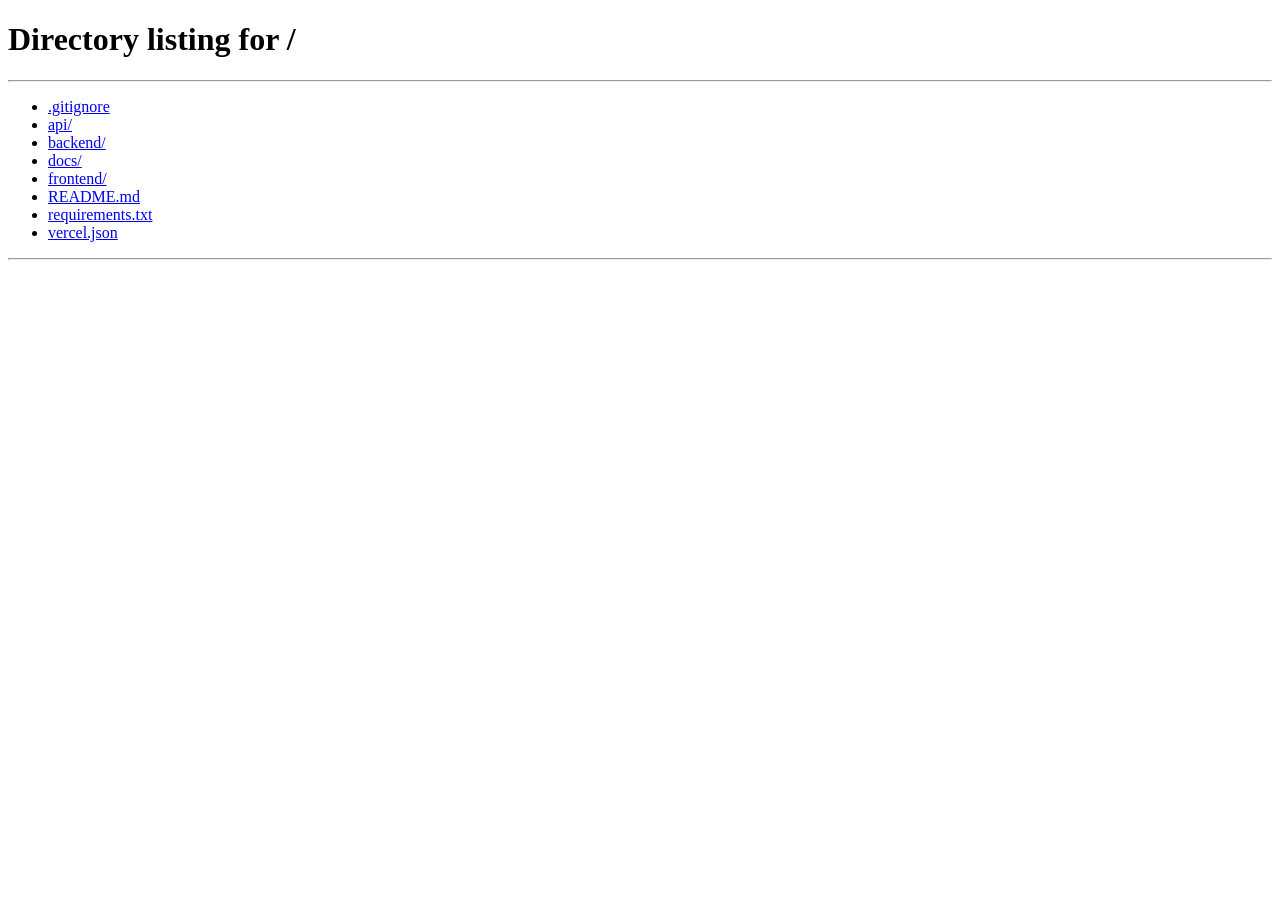
<file: frontend/index.html>
<!DOCTYPE html>
<html lang="pt-BR">
<head>
    <meta charset="UTF-8">
    <meta name="viewport" content="width=device-width, initial-scale=1.0">
    <title>Task Manager</title>
    <script>
        // Aplica o tema salvo antes da primeira pintura (evita flash). Padrão: claro.
        (function () {
            var t = 'light';
            try { t = localStorage.getItem('theme') === 'dark' ? 'dark' : 'light'; } catch (e) {}
            document.documentElement.setAttribute('data-theme', t);
            document.documentElement.setAttribute('data-bs-theme', t);
        })();
    </script>
    <link href="https://cdn.jsdelivr.net/npm/bootstrap@5.3.2/dist/css/bootstrap.min.css" rel="stylesheet"
          integrity="sha384-T3c6CoIi6uLrA9TneNEoa7RxnatzjcDSCmG1MXxSR1GAsXEV/Dwwykc2MPK8M2HN" crossorigin="anonymous">
    <link href="https://cdn.jsdelivr.net/npm/bootstrap-icons@1.11.3/font/bootstrap-icons.css" rel="stylesheet"
          integrity="sha384-tViUnnbYAV00FLIhhi3v/dWt3Jxw4gZQcNoSCxCIFNJVCx7/D55/wXsrNIRANwdD" crossorigin="anonymous">
    <link href="style.css?v=12" rel="stylesheet">
    <link href="assistant.css?v=2" rel="stylesheet">
</head>
<body>

<!-- ══════════════════════════════════════════════════
     SIDEBAR
══════════════════════════════════════════════════ -->
<aside class="sidebar" id="sidebar">
    <div class="sidebar-header">
        <div class="sidebar-brand">
            <i class="bi bi-check2-circle"></i>
            <span>Task Manager</span>
        </div>
        <button class="sidebar-close d-md-none" onclick="toggleSidebar()">
            <i class="bi bi-x-lg"></i>
        </button>
    </div>

    <!-- User info -->
    <div class="sidebar-user" onclick="openProfileModal()" title="Meu perfil" role="button">
        <div class="user-avatar" id="user-avatar">?</div>
        <div class="user-info">
            <div class="user-name"  id="user-name">Carregando...</div>
            <div class="user-email" id="user-email"></div>
        </div>
    </div>

    <!-- Stats rápidas -->
    <div class="sidebar-stats">
        <div class="stat-pill" id="stat-pending">
            <i class="bi bi-hourglass-split"></i>
            <span id="stat-pending-n">0</span> pendentes
        </div>
        <div class="stat-pill overdue" id="stat-overdue">
            <i class="bi bi-exclamation-circle"></i>
            <span id="stat-overdue-n">0</span> atrasadas
        </div>
    </div>

    <!-- Nav -->
    <nav class="sidebar-nav">
        <a class="nav-link active" href="#" data-view="dashboard" onclick="showView('dashboard'); return false;">
            <i class="bi bi-grid-1x2"></i> Dashboard
        </a>

        <a class="nav-link" href="#" data-view="assistant" onclick="showView('assistant'); return false;">
            <i class="bi bi-stars"></i> Assistente de IA
        </a>

        <!-- Só aparece para ADMIN/SUPERADMIN (cosmético: o backend autoriza cada rota /admin) -->
        <a class="nav-link" href="#" id="nav-admin" data-view="admin" hidden onclick="showView('admin'); return false;">
            <i class="bi bi-shield-lock"></i> Administração
        </a>

        <div class="nav-section-label">Tarefas</div>
        <a class="nav-link" href="#" data-filter="all"       onclick="setFilter('all',this)">
            <i class="bi bi-list-task"></i> Todas
            <span class="nav-badge" id="cnt-all">0</span>
        </a>
        <a class="nav-link" href="#" data-filter="pending"     onclick="setFilter('pending',this)">
            <i class="bi bi-circle"></i> Pendentes
            <span class="nav-badge" id="cnt-pending">0</span>
        </a>
        <a class="nav-link" href="#" data-filter="in_progress" onclick="setFilter('in_progress',this)">
            <i class="bi bi-arrow-repeat"></i> Em progresso
            <span class="nav-badge" id="cnt-in_progress">0</span>
        </a>
        <a class="nav-link" href="#" data-filter="completed"   onclick="setFilter('completed',this)">
            <i class="bi bi-check-circle"></i> Concluídas
            <span class="nav-badge" id="cnt-completed">0</span>
        </a>

        <div class="nav-section-label mt-3">
            Categorias
            <button class="btn-icon ms-auto" onclick="openCategoryModal()" title="Nova categoria">
                <i class="bi bi-plus"></i>
            </button>
        </div>
        <div id="categories-nav">
            <div class="text-muted small ps-2">Carregando...</div>
        </div>
    </nav>

    <!-- Logout -->
    <div class="sidebar-footer">
        <button class="btn-logout" onclick="doLogout()">
            <i class="bi bi-box-arrow-left"></i> Sair
        </button>
    </div>
</aside>

<!-- Overlay mobile -->
<div class="sidebar-overlay" id="sidebar-overlay" onclick="toggleSidebar()"></div>

<!-- ══════════════════════════════════════════════════
     MAIN CONTENT
══════════════════════════════════════════════════ -->
<div class="main-content" id="main-content">

    <!-- Topbar -->
    <header class="topbar">
        <div class="topbar-left">
            <button class="btn-icon d-md-none me-2" onclick="toggleSidebar()">
                <i class="bi bi-list" style="font-size:1.3rem;"></i>
            </button>
            <h1 class="page-title" id="page-title">Dashboard</h1>
        </div>
        <div class="topbar-right">
            <!-- Tema -->
            <button class="btn-icon theme-toggle" id="theme-toggle" onclick="toggleTheme()"
                    title="Alternar tema" aria-label="Alternar entre tema claro e escuro" aria-pressed="false">
                <i class="bi bi-moon-stars-fill"></i><i class="bi bi-sun-fill"></i>
            </button>
            <!-- Notificações -->
            <button class="btn-icon notif-btn" onclick="toggleNotifPanel()" title="Notificações" aria-label="Notificações">
                <i class="bi bi-bell"></i>
                <span class="notif-badge" id="notif-badge" style="display:none;"></span>
            </button>
            <!-- Nova tarefa -->
            <button class="btn-primary-sm" onclick="openTaskModal()" aria-label="Nova tarefa">
                <i class="bi bi-plus-lg"></i> <span class="btn-label">Nova tarefa</span>
            </button>
        </div>
    </header>

    <!-- Painel de notificações -->
    <div class="notif-panel" id="notif-panel" style="display:none;">
        <div class="notif-header">
            <span>Notificações</span>
            <button class="btn-text" onclick="markAllRead()">Marcar tudo como lido</button>
        </div>
        <div id="notif-list" class="notif-list">
            <div class="text-center text-muted py-3">Nenhuma notificação</div>
        </div>
    </div>

    <!-- ═══ Vista: Dashboard ═══ -->
    <div class="view" id="dashboard-view">
        <div class="dashboard">
            <div class="stat-grid">
                <article class="stat-card">
                    <div class="stat-card-label"><i class="bi bi-list-task"></i> Total</div>
                    <div class="stat-card-value" id="dash-total">–</div>
                </article>
                <article class="stat-card is-pending">
                    <div class="stat-card-label"><i class="bi bi-circle"></i> Pendentes</div>
                    <div class="stat-card-value" id="dash-pending">–</div>
                </article>
                <article class="stat-card is-in_progress">
                    <div class="stat-card-label"><i class="bi bi-arrow-repeat"></i> Em progresso</div>
                    <div class="stat-card-value" id="dash-in_progress">–</div>
                </article>
                <article class="stat-card is-completed">
                    <div class="stat-card-label"><i class="bi bi-check-circle"></i> Concluídas</div>
                    <div class="stat-card-value" id="dash-completed">–</div>
                </article>
                <article class="stat-card is-overdue" id="dash-overdue-card">
                    <div class="stat-card-label"><i class="bi bi-exclamation-circle"></i> Atrasadas</div>
                    <div class="stat-card-value" id="dash-overdue">–</div>
                </article>
            </div>

            <div class="dash-grid">
                <section class="panel">
                    <div class="panel-head">
                        <h2 class="panel-title">Tarefas recentes</h2>
                        <button class="btn-text" onclick="setFilter('all')">Ver todas</button>
                    </div>
                    <div class="recent-list" id="dash-recent">
                        <div class="skeleton-list" role="status">
                            <span class="visually-hidden">Carregando tarefas recentes…</span>
                            <div class="skeleton-row" aria-hidden="true"><span class="skeleton skeleton-line w-60"></span><span class="skeleton skeleton-line w-30"></span></div>
                            <div class="skeleton-row" aria-hidden="true"><span class="skeleton skeleton-line w-90"></span><span class="skeleton skeleton-line w-30"></span></div>
                            <div class="skeleton-row" aria-hidden="true"><span class="skeleton skeleton-line w-60"></span><span class="skeleton skeleton-line w-30"></span></div>
                        </div>
                    </div>
                </section>

                <section class="panel">
                    <div class="panel-head">
                        <h2 class="panel-title">Progresso</h2>
                    </div>
                    <div class="panel-body">
                        <div class="rate-figure" id="dash-rate">–</div>
                        <div class="rate-caption" id="dash-rate-caption">das tarefas concluídas</div>
                        <div class="meter"><div class="meter-fill" id="dash-rate-bar"></div></div>

                        <div class="panel-subtitle">Em aberto por prioridade</div>
                        <div class="prio-row high">
                            <span>Alta</span>
                            <div class="meter"><div class="meter-fill" id="dash-prio-high-bar"></div></div>
                            <span class="count" id="dash-prio-high">–</span>
                        </div>
                        <div class="prio-row medium">
                            <span>Média</span>
                            <div class="meter"><div class="meter-fill" id="dash-prio-medium-bar"></div></div>
                            <span class="count" id="dash-prio-medium">–</span>
                        </div>
                        <div class="prio-row low">
                            <span>Baixa</span>
                            <div class="meter"><div class="meter-fill" id="dash-prio-low-bar"></div></div>
                            <span class="count" id="dash-prio-low">–</span>
                        </div>
                    </div>
                </section>
            </div>
        </div>
    </div>

    <!-- ═══ Vista: Lista de tarefas ═══ -->
    <div class="view" id="tasks-view" hidden>

    <!-- Barra de busca + filtros -->
    <div class="filter-bar">
        <div class="search-wrap">
            <i class="bi bi-search search-icon"></i>
            <input type="text" class="search-input" id="search-input" placeholder="Buscar tarefas..."
                   aria-label="Buscar tarefas" autocomplete="off"
                   oninput="onSearch(this.value)" onkeydown="if (event.key === 'Escape') clearSearch()">
            <button type="button" class="search-clear" id="search-clear" onclick="clearSearch()"
                    aria-label="Limpar pesquisa" title="Limpar pesquisa" hidden>
                <i class="bi bi-x-lg"></i>
            </button>
        </div>
        <div class="filter-group">
            <select class="filter-select" id="filter-priority" aria-label="Filtrar por prioridade" onchange="onPriorityChange(this.value)">
                <option value="">Prioridade</option>
                <option value="high">🔴 Alta</option>
                <option value="medium">🟡 Média</option>
                <option value="low">🟢 Baixa</option>
            </select>
            <select class="filter-select" id="filter-category" aria-label="Filtrar por categoria" onchange="onCategoryChange(this.value)">
                <option value="">Categoria</option>
            </select>
            <div class="sort-group">
                <select class="filter-select" id="sort-by" aria-label="Ordenar por" onchange="onSortChange(this.value)">
                    <option value="created_at">Ordenar: criação</option>
                    <option value="updated_at">Ordenar: atualização</option>
                    <option value="due_date">Ordenar: prazo</option>
                    <option value="priority">Ordenar: prioridade</option>
                    <option value="title">Ordenar: título</option>
                </select>
                <button type="button" class="btn-icon" id="sort-order" onclick="toggleSortOrder()">
                    <i class="bi bi-sort-down" id="sort-order-icon"></i>
                </button>
            </div>
        </div>
    </div>

    <!-- Resumo: contagem, filtros ativos e limpar -->
    <div class="filter-summary">
        <span class="results-count" id="results-count" aria-live="polite"></span>
        <div class="filter-chips" id="filter-chips"></div>
        <button type="button" class="btn-text" id="clear-filters" onclick="clearFilters()" hidden>Limpar filtros</button>
    </div>

    <!-- Lista de tarefas -->
    <div class="tasks-area" id="tasks-area">
        <!-- O esqueleto de carregamento é inserido por loadTasks() -->
    </div>

    <!-- Paginação -->
    <div class="pagination-wrap" id="pagination-wrap" style="display:none;">
        <button class="btn-page" id="btn-prev" aria-label="Página anterior" onclick="changePage(-1)">
            <i class="bi bi-chevron-left"></i> <span class="btn-page-label">Anterior</span>
        </button>
        <span class="page-info" id="page-info"></span>
        <button class="btn-page" id="btn-next" aria-label="Próxima página" onclick="changePage(1)">
            <span class="btn-page-label">Próxima</span> <i class="bi bi-chevron-right"></i>
        </button>
    </div>
    </div><!-- /tasks-view -->

    <!-- ═══ Vista: Assistente de IA ═══ -->
    <div class="view" id="assistant-view" hidden>
        <div class="assistant">
            <header class="assistant-head">
                <div>
                    <h2 class="assistant-title">Assistente de IA</h2>
                    <p class="assistant-sub">Orientação sobre organização, prioridades e produtividade. O assistente só responde: não cria nem altera tarefas.</p>
                </div>
                <button type="button" class="btn-secondary-sm" id="assistant-clear" onclick="assistantClear()">
                    <i class="bi bi-eraser"></i> Limpar conversa
                </button>
            </header>

            <section class="assistant-context" aria-label="Contexto da conversa">
                <label class="form-label" for="assistant-task">Contextualizar com uma tarefa (opcional)</label>
                <select class="form-select" id="assistant-task" onchange="assistantSelectTask(this.value)">
                    <option value="">Sem tarefa — conversa geral</option>
                </select>

                <div class="assistant-consent" id="assistant-consent" role="group" aria-labelledby="assistant-consent-text" hidden>
                    <p id="assistant-consent-text"><i class="bi bi-shield-exclamation" aria-hidden="true"></i>
                        Ao aceitar, o conteúdo da tarefa selecionada (título, descrição, estado, prioridade, prazo, categoria, o seu papel na tarefa e o indicador de atraso, que é calculado a partir do prazo e do estado) será enviado ao provedor externo de IA para gerar uma resposta. Isto inclui tarefas de outro usuário que foram compartilhadas com você. Evite incluir informações pessoais ou confidenciais.</p>
                    <div class="assistant-consent-actions">
                        <button type="button" class="btn-primary-sm" id="assistant-consent-accept" onclick="assistantAcceptConsent()">Aceitar e usar contexto</button>
                        <button type="button" class="btn-secondary-sm" id="assistant-consent-decline" onclick="assistantDeclineConsent()">Cancelar</button>
                    </div>
                </div>

                <div class="assistant-chip" id="assistant-chip" hidden>
                    <i class="bi bi-paperclip" aria-hidden="true"></i>
                    <span>Contexto ativo: <strong id="assistant-chip-title"></strong></span>
                    <button type="button" id="assistant-chip-remove" onclick="assistantRemoveContext()"
                            aria-label="Remover o contexto da tarefa" title="Remover contexto">
                        <i class="bi bi-x-lg"></i>
                    </button>
                </div>
            </section>

            <div class="assistant-log" id="assistant-log" role="log" aria-live="polite" aria-relevant="additions"
                 aria-label="Conversa com o assistente" aria-busy="false" tabindex="0">
                <div class="assistant-welcome" id="assistant-welcome">
                    <i class="bi bi-stars" aria-hidden="true"></i>
                    <h3>Como posso ajudar?</h3>
                    <p>Pergunte sobre organização, prioridades, produtividade ou como usar o Task Manager Pro. Para falar de uma tarefa concreta, escolha-a acima.</p>
                    <div class="assistant-examples" role="group" aria-label="Exemplos de perguntas">
                        <button type="button" onclick="assistantUseExample(this.textContent)">Como posso priorizar as minhas tarefas desta semana?</button>
                        <button type="button" onclick="assistantUseExample(this.textContent)">Como divido um projeto grande em tarefas menores?</button>
                        <button type="button" onclick="assistantUseExample(this.textContent)">Dê dicas para gerir melhor o meu tempo.</button>
                        <button type="button" onclick="assistantUseExample(this.textContent)">Como partilho uma tarefa com um colega?</button>
                    </div>
                </div>
            </div>

            <div class="assistant-error" id="assistant-error" role="alert" hidden>
                <i class="bi bi-exclamation-triangle" aria-hidden="true"></i>
                <span id="assistant-error-text"></span>
                <button type="button" id="assistant-retry" class="btn-secondary-sm" onclick="assistantRetry()">
                    <i class="bi bi-arrow-clockwise"></i> Tentar novamente
                </button>
            </div>

            <form class="assistant-form" id="assistant-form" onsubmit="event.preventDefault(); assistantSend();">
                <label class="visually-hidden" for="assistant-input">Mensagem para o assistente</label>
                <textarea id="assistant-input" rows="2" maxlength="2000" autocomplete="off"
                          placeholder="Escreva a sua dúvida…"
                          onkeydown="assistantKeydown(event)" oninput="assistantOnInput()"></textarea>
                <button type="submit" class="btn-primary-sm" id="assistant-send" aria-label="Enviar mensagem">
                    <i class="bi bi-send"></i> <span class="btn-label">Enviar</span>
                </button>
            </form>
            <p class="assistant-foot">As respostas são geradas por IA e podem conter erros: confirme o que for importante. A conversa não é guardada. Enter envia; Shift+Enter quebra a linha.</p>
        </div>
    </div>

    <!-- ═══ Vista: Administração (conteúdo criado por painel-adm.js, só para ADMIN/SUPERADMIN) ═══ -->
    <div class="view" id="admin-view" hidden>
        <div class="admin-panel" id="admin-root"></div>
    </div>
</div>

<!-- ══════════════════════════════════════════════
     PAINEL LATERAL — DETALHES DA TAREFA
══════════════════════════════════════════════ -->
<div class="task-panel-backdrop" id="task-panel-backdrop" onclick="closeTaskPanel()"></div>
<aside class="task-panel" id="task-panel" role="dialog" aria-modal="true" aria-labelledby="task-panel-title" aria-hidden="true">
    <header class="task-panel-head">
        <h2 class="task-panel-title" id="task-panel-title"></h2>
        <button type="button" class="btn-icon" id="task-panel-close" onclick="closeTaskPanel()"
                aria-label="Fechar detalhes" title="Fechar (Esc)">
            <i class="bi bi-x-lg"></i>
        </button>
    </header>
    <div class="task-panel-body" id="task-panel-body"></div>
    <footer class="task-panel-foot" id="task-panel-foot"></footer>
</aside>

<!-- ══════════════════════════════════════════════════
     MODAL — TAREFA
══════════════════════════════════════════════════ -->
<div class="modal fade" id="taskModal" tabindex="-1" aria-labelledby="taskModalLabel">
    <div class="modal-dialog modal-dialog-centered modal-dialog-scrollable">
        <div class="modal-content">
            <div class="modal-header">
                <h5 class="modal-title" id="taskModalLabel">Nova Tarefa</h5>
                <button type="button" class="btn-close" data-bs-dismiss="modal" aria-label="Fechar"></button>
            </div>
            <div class="modal-body">
                <input type="hidden" id="taskId">
                <div class="form-note" id="taskModalNote" role="note" hidden></div>

                <section class="form-section">
                    <h6 class="form-section-title">Detalhes</h6>
                    <div class="mb-3">
                        <label class="form-label" for="taskTitle">Título <span class="text-danger" aria-hidden="true">*</span></label>
                        <input type="text" class="form-control" id="taskTitle" placeholder="O que precisa ser feito?"
                               autocomplete="off" aria-required="true" aria-describedby="taskTitleError taskTitleCount"
                               oninput="onTaskTitleInput()" onblur="onTaskTitleBlur()"
                               onkeydown="if (event.key === 'Enter') { event.preventDefault(); saveTask(); }">
                        <div class="field-foot">
                            <div class="field-error" id="taskTitleError" role="alert"></div>
                            <span class="char-count" id="taskTitleCount">0/200</span>
                        </div>
                    </div>
                    <div>
                        <label class="form-label" for="taskDescription">Descrição</label>
                        <textarea class="form-control" id="taskDescription" rows="3" placeholder="Detalhes opcionais..."></textarea>
                    </div>
                </section>

                <section class="form-section">
                    <h6 class="form-section-title">Planeamento</h6>
                    <div class="mb-3">
                        <label class="form-label" for="taskDueDate">Prazo</label>
                        <input type="datetime-local" class="form-control" id="taskDueDate">
                    </div>

                    <div class="mb-3">
                        <span class="form-label d-block" id="taskPriorityLabel">Prioridade</span>
                        <div class="segmented" role="radiogroup" aria-labelledby="taskPriorityLabel">
                            <label class="segment seg-high"><input type="radio" name="taskPriorityRadio" value="high" onchange="onSegmentChange(this)"><span>Alta</span></label>
                            <label class="segment seg-medium"><input type="radio" name="taskPriorityRadio" value="medium" onchange="onSegmentChange(this)"><span>Média</span></label>
                            <label class="segment seg-low"><input type="radio" name="taskPriorityRadio" value="low" onchange="onSegmentChange(this)"><span>Baixa</span></label>
                        </div>
                        <select id="taskPriority" hidden>
                            <option value="high">Alta</option>
                            <option value="medium" selected>Média</option>
                            <option value="low">Baixa</option>
                        </select>
                    </div>

                    <div class="mb-3">
                        <span class="form-label d-block" id="taskStatusLabel">Estado</span>
                        <div class="segmented" role="radiogroup" aria-labelledby="taskStatusLabel">
                            <label class="segment seg-pending"><input type="radio" name="taskStatusRadio" value="pending" onchange="onSegmentChange(this)"><span>Pendente</span></label>
                            <label class="segment seg-in_progress"><input type="radio" name="taskStatusRadio" value="in_progress" onchange="onSegmentChange(this)"><span>Em progresso</span></label>
                            <label class="segment seg-completed"><input type="radio" name="taskStatusRadio" value="completed" onchange="onSegmentChange(this)"><span>Concluída</span></label>
                        </div>
                        <select id="taskStatus" hidden>
                            <option value="pending">Pendente</option>
                            <option value="in_progress">Em progresso</option>
                            <option value="completed">Concluída</option>
                        </select>
                    </div>

                    <div>
                        <label class="form-label" for="taskCategory">Categoria</label>
                        <div class="select-with-dot">
                            <span class="select-dot" id="taskCategoryDot" aria-hidden="true"></span>
                            <select class="form-select" id="taskCategory" onchange="updateCategoryDot()">
                                <option value="">Sem categoria</option>
                            </select>
                        </div>
                        <div class="form-text" id="taskCategoryHint" hidden></div>
                    </div>
                </section>
            </div>
            <div class="modal-footer">
                <button class="btn btn-secondary" id="taskCancelBtn" data-bs-dismiss="modal">Cancelar</button>
                <button class="btn btn-primary" id="taskSaveBtn" onclick="saveTask()">
                    <i class="bi bi-save me-1"></i> Salvar
                </button>
            </div>
        </div>
    </div>
</div>

<!-- ══════════════════════════════════════════════════
     MODAL — CATEGORIA
══════════════════════════════════════════════════ -->
<div class="modal fade" id="categoryModal" tabindex="-1">
    <div class="modal-dialog modal-dialog-centered modal-sm">
        <div class="modal-content">
            <div class="modal-header">
                <h5 class="modal-title" id="categoryModalTitle">Nova Categoria</h5>
                <button type="button" class="btn-close" data-bs-dismiss="modal"></button>
            </div>
            <div class="modal-body">
                <input type="hidden" id="categoryId">
                <div class="mb-3">
                    <label class="form-label fw-semibold">Nome <span class="text-danger">*</span></label>
                    <input type="text" class="form-control" id="categoryName" placeholder="Ex: Trabalho">
                </div>
                <div class="mb-1">
                    <label class="form-label fw-semibold">Cor</label>
                    <div class="d-flex gap-2 flex-wrap" id="color-picker">
                        <!-- Populado via JS -->
                    </div>
                    <input type="hidden" id="categoryColor" value="#6c757d">
                </div>
            </div>
            <div class="modal-footer">
                <button class="btn btn-secondary" data-bs-dismiss="modal">Cancelar</button>
                <button class="btn btn-primary" onclick="saveCategory()">
                    <i class="bi bi-save me-1"></i> Salvar
                </button>
            </div>
        </div>
    </div>
</div>

<!-- ══════════════════════════════════════════════
     MODAL — PERFIL
══════════════════════════════════════════════ -->
<div class="modal fade" id="profileModal" tabindex="-1" aria-labelledby="profileModalLabel">
    <div class="modal-dialog modal-dialog-centered modal-dialog-scrollable">
        <div class="modal-content">
            <div class="modal-header">
                <h5 class="modal-title" id="profileModalLabel">Meu perfil</h5>
                <button type="button" class="btn-close" data-bs-dismiss="modal" aria-label="Fechar"></button>
            </div>
            <div class="modal-body">
                <section class="text-center" aria-label="Foto de perfil">
                    <div class="user-avatar profile-avatar" id="profile-avatar">?</div>
                    <div class="fw-semibold mt-2" id="profile-name"></div>
                    <div class="text-muted small mb-3" id="profile-email"></div>

                    <input type="file" id="avatar-input" class="d-none"
                           accept="image/png,image/jpeg,image/webp,image/gif" onchange="onAvatarPicked(this)">
                    <div class="d-flex flex-wrap justify-content-center gap-2">
                        <button class="btn btn-outline-primary btn-sm" onclick="document.getElementById('avatar-input').click()">
                            <i class="bi bi-image me-1"></i> Escolher foto
                        </button>
                        <button class="btn btn-primary btn-sm" id="avatar-save" onclick="saveAvatar()" disabled>
                            <i class="bi bi-save me-1"></i> Salvar foto
                        </button>
                        <button class="btn btn-outline-danger btn-sm" id="avatar-remove" onclick="removeAvatar()" disabled>
                            <i class="bi bi-trash me-1"></i> Remover
                        </button>
                    </div>
                    <div class="form-text mt-2">PNG, JPEG, WebP ou GIF. A imagem é reduzida automaticamente.</div>
                </section>

                <form class="profile-section" id="profile-form" onsubmit="event.preventDefault(); saveProfile();" novalidate>
                    <h6 class="profile-section-title">Dados da conta</h6>
                    <div class="mb-2">
                        <label class="form-label" for="profile-username">Nome de usuário</label>
                        <input type="text" class="form-control" id="profile-username" maxlength="80" autocomplete="nickname">
                    </div>
                    <div class="mb-2">
                        <label class="form-label" for="profile-email-input">Email</label>
                        <input type="email" class="form-control" id="profile-email-input" maxlength="120" autocomplete="email"
                               oninput="onProfileEmailInput()">
                    </div>
                    <div class="mb-2" id="profile-email-pw-wrap" hidden>
                        <label class="form-label" for="profile-email-password">Senha atual (necessária para mudar o email)</label>
                        <input type="password" class="form-control" id="profile-email-password" autocomplete="current-password">
                    </div>
                    <div class="profile-msg" id="profile-msg" role="status" aria-live="polite"></div>
                    <button type="submit" class="btn btn-primary btn-sm" id="profile-save">
                        <i class="bi bi-person-check me-1"></i> Salvar dados
                    </button>
                </form>

                <form class="profile-section" id="password-form" onsubmit="event.preventDefault(); changePassword();" novalidate>
                    <h6 class="profile-section-title">Alterar senha</h6>
                    <div class="mb-2">
                        <label class="form-label" for="pw-current">Senha atual</label>
                        <input type="password" class="form-control" id="pw-current" autocomplete="current-password">
                    </div>
                    <div class="mb-2">
                        <label class="form-label" for="pw-new">Nova senha</label>
                        <input type="password" class="form-control" id="pw-new" autocomplete="new-password" maxlength="100">
                        <div class="form-text">Mínimo 8 caracteres, com letra e número.</div>
                    </div>
                    <div class="mb-2">
                        <label class="form-label" for="pw-confirm">Confirmar nova senha</label>
                        <input type="password" class="form-control" id="pw-confirm" autocomplete="new-password" maxlength="100">
                    </div>
                    <div class="profile-msg" id="password-msg" role="status" aria-live="polite"></div>
                    <button type="submit" class="btn btn-primary btn-sm" id="password-save">
                        <i class="bi bi-key me-1"></i> Alterar senha
                    </button>
                </form>

                <div class="profile-logout">
                    <button type="button" class="btn btn-outline-danger btn-sm w-100" id="profile-logout" onclick="doLogout()">
                        <i class="bi bi-box-arrow-left me-1" aria-hidden="true"></i> Sair
                    </button>
                </div>
            </div>
            <div class="modal-footer">
                <button type="button" class="btn btn-secondary btn-sm" data-bs-dismiss="modal">Fechar</button>
            </div>
        </div>
    </div>
</div>

<!-- Toast -->
<div class="toast-wrap" id="toast-wrap"></div>

<script src="https://cdn.jsdelivr.net/npm/bootstrap@5.3.2/dist/js/bootstrap.bundle.min.js"
        integrity="sha384-C6RzsynM9kWDrMNeT87bh95OGNyZPhcTNXj1NW7RuBCsyN/o0jlpcV8Qyq46cDfL" crossorigin="anonymous"></script>
<script src="script.js?v=12"></script>
<script src="assistant.js?v=2"></script>
</body>
</html>
</file>
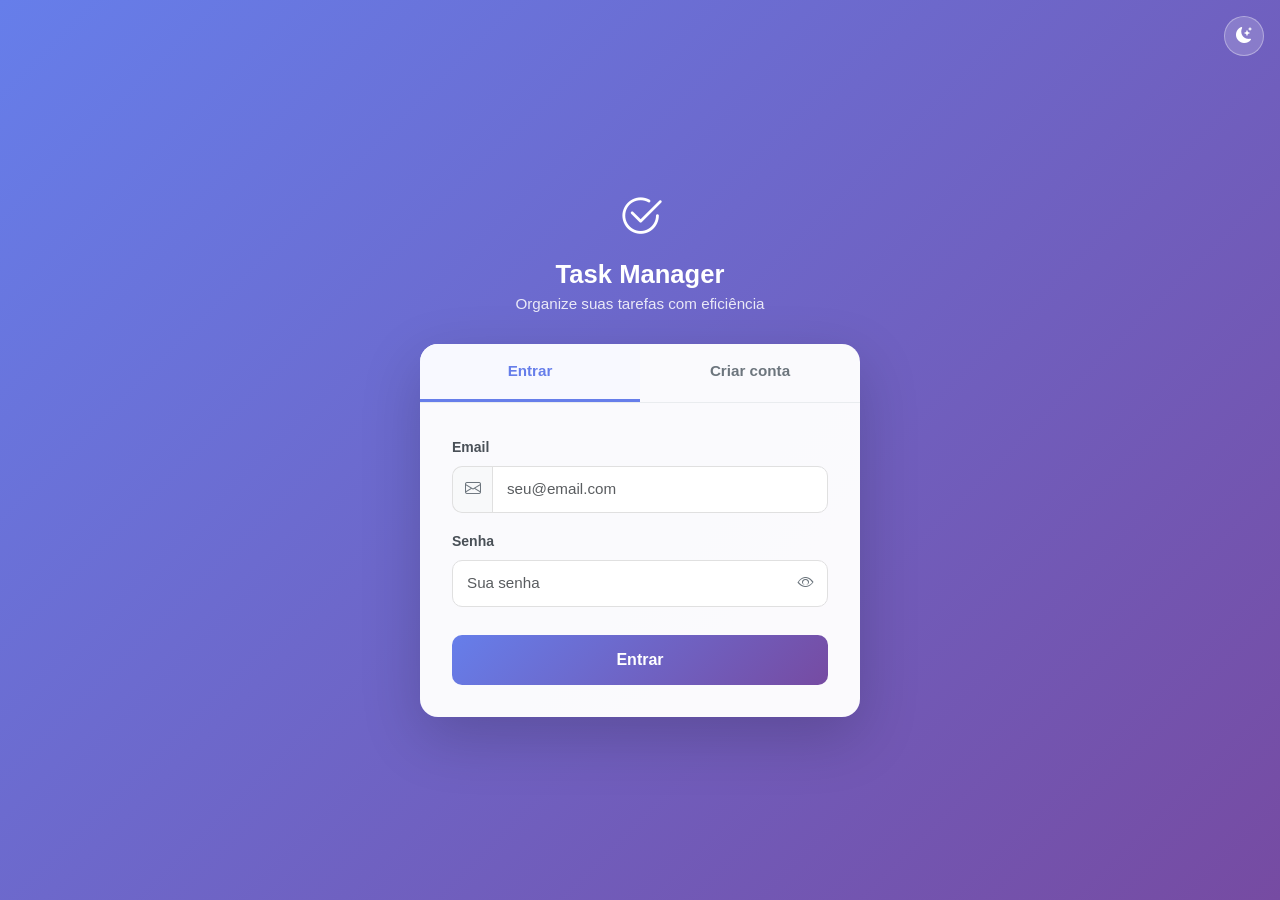
<file: frontend/auth.html>
<!DOCTYPE html>
<html lang="pt-BR">
<head>
    <meta charset="UTF-8">
    <meta name="viewport" content="width=device-width, initial-scale=1.0">
    <title>Entrar | Task Manager</title>
    <script>
        // Tema guardado ('theme' no localStorage, igual ao index.html); aplicado antes de pintar para evitar flash
        (function () {
            var t = 'light';
            try { if (localStorage.getItem('theme') === 'dark') t = 'dark'; } catch (e) {}
            document.documentElement.setAttribute('data-theme', t);
            document.documentElement.setAttribute('data-bs-theme', t);
        })();
    </script>
    <link href="https://cdn.jsdelivr.net/npm/bootstrap@5.3.2/dist/css/bootstrap.min.css" rel="stylesheet"
          integrity="sha384-T3c6CoIi6uLrA9TneNEoa7RxnatzjcDSCmG1MXxSR1GAsXEV/Dwwykc2MPK8M2HN" crossorigin="anonymous">
    <link href="https://cdn.jsdelivr.net/npm/bootstrap-icons@1.11.3/font/bootstrap-icons.css" rel="stylesheet"
          integrity="sha384-tViUnnbYAV00FLIhhi3v/dWt3Jxw4gZQcNoSCxCIFNJVCx7/D55/wXsrNIRANwdD" crossorigin="anonymous">
    <style>
        :root {
            --primary: #667eea;
            --primary-dark: #764ba2;
        }

        * { box-sizing: border-box; }

        body {
            background: linear-gradient(135deg, var(--primary) 0%, var(--primary-dark) 100%);
            min-height: 100vh;
            display: flex;
            align-items: center;
            justify-content: center;
            font-family: 'Segoe UI', sans-serif;
            padding: 20px;
        }

        .auth-wrapper { width: 100%; max-width: 440px; }

        .auth-logo {
            text-align: center;
            margin-bottom: 28px;
            color: white;
        }
        .auth-logo i { font-size: 2.8rem; }
        .auth-logo h1 { font-size: 1.6rem; font-weight: 700; margin: 8px 0 4px; }
        .auth-logo p  { opacity: .85; font-size: .95rem; margin: 0; }

        .auth-card {
            background: rgba(255,255,255,0.97);
            border-radius: 18px;
            box-shadow: 0 20px 60px rgba(0,0,0,0.18);
            overflow: hidden;
        }

        /* Tabs */
        .auth-tabs {
            display: flex;
            border-bottom: 1px solid #e9ecef;
        }
        .auth-tab {
            flex: 1;
            padding: 16px;
            text-align: center;
            font-weight: 600;
            font-size: .95rem;
            cursor: pointer;
            border: none;
            background: none;
            color: #6c757d;
            transition: all .2s;
            border-bottom: 3px solid transparent;
        }
        .auth-tab.active {
            color: var(--primary);
            border-bottom-color: var(--primary);
            background: #f8f9ff;
        }

        .auth-body { padding: 32px; }

        .form-label { font-weight: 600; font-size: .875rem; color: #495057; }

        .form-control, .form-select {
            border-radius: 10px;
            padding: 11px 14px;
            border: 1.5px solid #e0e0e0;
            font-size: .95rem;
            transition: border-color .2s, box-shadow .2s;
        }
        .form-control:focus {
            border-color: var(--primary);
            box-shadow: 0 0 0 3px rgba(102,126,234,.15);
        }

        .input-group .input-group-text {
            border-radius: 10px 0 0 10px;
            background: #f8f9fa;
            border: 1.5px solid #e0e0e0;
            border-right: none;
            color: #6c757d;
        }
        .input-group .form-control { border-radius: 0 10px 10px 0; }

        .btn-auth {
            width: 100%;
            padding: 13px;
            border-radius: 10px;
            font-weight: 700;
            font-size: 1rem;
            border: none;
            background: linear-gradient(135deg, var(--primary) 0%, var(--primary-dark) 100%);
            color: white;
            cursor: pointer;
            transition: transform .15s, box-shadow .15s, opacity .15s;
            margin-top: 4px;
        }
        .btn-auth:hover  { transform: translateY(-2px); box-shadow: 0 8px 20px rgba(102,126,234,.4); }
        .btn-auth:active { transform: translateY(0);    opacity: .92; }
        .btn-auth:disabled { opacity: .65; cursor: not-allowed; transform: none; }

        /* Indicador de força da senha */
        .password-strength { margin-top: 6px; }
        .strength-bar {
            height: 4px;
            border-radius: 4px;
            background: #e9ecef;
            overflow: hidden;
        }
        .strength-fill {
            height: 100%;
            border-radius: 4px;
            width: 0;
            transition: width .3s, background .3s;
        }
        .strength-label { font-size: .75rem; margin-top: 3px; }

        /* Alertas */
        .alert { border-radius: 10px; font-size: .9rem; padding: 12px 16px; }
        .alert-danger  { background: #fff5f5; border: 1px solid #fecaca; color: #c0392b; }
        .alert-success { background: #f0fff4; border: 1px solid #bbf7d0; color: #166534; }

        .toggle-password {
            position: absolute;
            right: 14px;
            top: 50%;
            transform: translateY(-50%);
            cursor: pointer;
            color: #6c757d;
            z-index: 5;
        }
        .password-wrap { position: relative; }
        .password-wrap .form-control { padding-right: 42px; }

        /* Botão de tema */
        .theme-toggle {
            position: fixed; top: 16px; right: 16px;
            width: 40px; height: 40px; border-radius: 50%;
            border: 1px solid rgba(255,255,255,.35);
            background: rgba(255,255,255,.18); color: #fff;
            display: inline-flex; align-items: center; justify-content: center;
            cursor: pointer; transition: background .2s;
        }
        .theme-toggle:hover { background: rgba(255,255,255,.3); }
        .theme-toggle:focus-visible { outline: 3px solid #fff; outline-offset: 2px; }
        .theme-toggle .bi-sun-fill { display: none; }
        [data-theme="dark"] .theme-toggle .bi-sun-fill  { display: inline; }
        [data-theme="dark"] .theme-toggle .bi-moon-stars-fill { display: none; }

        /* ── Tema escuro (os componentes do Bootstrap seguem data-bs-theme) ── */
        [data-theme="dark"] { --primary: #7c80e8; --primary-dark: #4b3a73; }
        [data-theme="dark"] body { background: linear-gradient(135deg, #1b1d2e 0%, #2a2140 100%); }
        [data-theme="dark"] .auth-card { background: #16171a; box-shadow: 0 20px 60px rgba(0,0,0,.55); }
        [data-theme="dark"] .auth-tabs { border-bottom-color: #26272c; }
        [data-theme="dark"] .auth-tab { color: #9a9da6; }
        [data-theme="dark"] .auth-tab.active { color: #9094f0; border-bottom-color: #9094f0; background: #1b1c20; }
        [data-theme="dark"] .form-label { color: #c9cbd1; }
        [data-theme="dark"] .form-control,
        [data-theme="dark"] .form-select { background-color: #1b1c20; border-color: #34363c; color: #ececee; }
        [data-theme="dark"] .form-control::placeholder { color: #6d7079; }
        [data-theme="dark"] .form-control:focus { border-color: #9094f0; box-shadow: 0 0 0 3px rgba(144,148,240,.25); }
        [data-theme="dark"] .input-group .input-group-text { background: #1b1c20; border-color: #34363c; color: #9a9da6; }
        [data-theme="dark"] .toggle-password { color: #9a9da6; }
        [data-theme="dark"] .strength-bar { background: #26272c; }
        [data-theme="dark"] .alert-danger  { background: #2a1517; border-color: #5c2a2f; color: #f5a3a3; }
        [data-theme="dark"] .alert-success { background: #12261a; border-color: #1f4d30; color: #8fe0aa; }
    </style>
</head>
<body>
<button type="button" class="theme-toggle" id="theme-toggle" onclick="toggleTheme()" aria-pressed="false" aria-label="Mudar para tema escuro" title="Mudar para tema escuro">
    <i class="bi bi-moon-stars-fill" aria-hidden="true"></i><i class="bi bi-sun-fill" aria-hidden="true"></i>
</button>
<div class="auth-wrapper">
    <div class="auth-logo">
        <i class="bi bi-check2-circle"></i>
        <h1>Task Manager</h1>
        <p>Organize suas tarefas com eficiência</p>
    </div>

    <div class="auth-card">
        <!-- Tabs -->
        <div class="auth-tabs">
            <button class="auth-tab active" id="tab-login"    onclick="showTab('login')">Entrar</button>
            <button class="auth-tab"         id="tab-register" onclick="showTab('register')">Criar conta</button>
        </div>

        <div class="auth-body">
            <!-- Alertas -->
            <div id="alert-box" style="display:none;" class="alert mb-3"></div>

            <!-- ── LOGIN ── -->
            <div id="form-login">
                <div class="mb-3">
                    <label class="form-label">Email</label>
                    <div class="input-group">
                        <span class="input-group-text"><i class="bi bi-envelope"></i></span>
                        <input type="email" class="form-control" id="login-email" placeholder="seu@email.com" autocomplete="email">
                    </div>
                </div>
                <div class="mb-4">
                    <label class="form-label">Senha</label>
                    <div class="password-wrap">
                        <input type="password" class="form-control" id="login-password" placeholder="Sua senha" autocomplete="current-password">
                        <i class="bi bi-eye toggle-password" onclick="togglePwd('login-password', this)"></i>
                    </div>
                </div>
                <button class="btn-auth" id="btn-login" onclick="doLogin()">
                    <span id="btn-login-text">Entrar</span>
                    <span id="btn-login-spinner" class="spinner-border spinner-border-sm ms-2" style="display:none;"></span>
                </button>
            </div>

            <!-- ── REGISTRO ── -->
            <div id="form-register" style="display:none;">
                <div class="mb-3">
                    <label class="form-label">Nome de usuário</label>
                    <div class="input-group">
                        <span class="input-group-text"><i class="bi bi-person"></i></span>
                        <input type="text" class="form-control" id="reg-username" placeholder="Seu nome" autocomplete="username">
                    </div>
                </div>
                <div class="mb-3">
                    <label class="form-label">Email</label>
                    <div class="input-group">
                        <span class="input-group-text"><i class="bi bi-envelope"></i></span>
                        <input type="email" class="form-control" id="reg-email" placeholder="seu@email.com" autocomplete="email">
                    </div>
                </div>
                <div class="mb-3">
                    <label class="form-label">Senha</label>
                    <div class="password-wrap">
                        <input type="password" class="form-control" id="reg-password" placeholder="Mín. 8 caracteres com número" autocomplete="new-password" oninput="checkStrength(this.value)">
                        <i class="bi bi-eye toggle-password" onclick="togglePwd('reg-password', this)"></i>
                    </div>
                    <div class="password-strength">
                        <div class="strength-bar"><div class="strength-fill" id="strength-fill"></div></div>
                        <div class="strength-label text-muted" id="strength-label"></div>
                    </div>
                </div>
                <div class="mb-4">
                    <label class="form-label">Confirmar senha</label>
                    <div class="password-wrap">
                        <input type="password" class="form-control" id="reg-confirm" placeholder="Digite a senha novamente" autocomplete="new-password">
                        <i class="bi bi-eye toggle-password" onclick="togglePwd('reg-confirm', this)"></i>
                    </div>
                </div>
                <button class="btn-auth" id="btn-register" onclick="doRegister()">
                    <span id="btn-register-text">Criar conta</span>
                    <span id="btn-register-spinner" class="spinner-border spinner-border-sm ms-2" style="display:none;"></span>
                </button>
            </div>
        </div>
    </div>
</div>

<script>
// ── URL da API (automático: localhost em dev, mesmo domínio no Vercel) ──
const API = window.location.hostname === 'localhost' || window.location.hostname === '127.0.0.1'
    ? 'http://localhost:5000'
    : '';

// ── Tema ─────────────────────────────────────────────────────────────────
function applyTheme(theme) {
    const t = theme === 'dark' ? 'dark' : 'light';
    document.documentElement.setAttribute('data-theme', t);
    document.documentElement.setAttribute('data-bs-theme', t);
    const btn = document.getElementById('theme-toggle');
    const label = t === 'dark' ? 'Mudar para tema claro' : 'Mudar para tema escuro';
    btn.setAttribute('aria-pressed', String(t === 'dark'));
    btn.setAttribute('aria-label', label);
    btn.title = label;
}
function toggleTheme() {
    const next = document.documentElement.getAttribute('data-theme') === 'dark' ? 'light' : 'dark';
    try { localStorage.setItem('theme', next); } catch (e) { /* armazenamento indisponível */ }
    applyTheme(next);
}
applyTheme(document.documentElement.getAttribute('data-theme'));
window.addEventListener('storage', e => { if (e.key === 'theme') applyTheme(e.newValue); });

// ── Tab ──────────────────────────────────────────────────────────────────
function showTab(tab) {
    document.getElementById('form-login').style.display    = tab === 'login'    ? '' : 'none';
    document.getElementById('form-register').style.display = tab === 'register' ? '' : 'none';
    document.getElementById('tab-login').classList.toggle('active',    tab === 'login');
    document.getElementById('tab-register').classList.toggle('active', tab === 'register');
    hideAlert();
}

// ── Alertas ──────────────────────────────────────────────────────────────
function showAlert(msg, type = 'danger') {
    const el = document.getElementById('alert-box');
    el.className = `alert alert-${type} mb-3`;
    el.textContent = msg;
    el.style.display = '';
    if (type === 'success') setTimeout(hideAlert, 3000);
}
function hideAlert() { document.getElementById('alert-box').style.display = 'none'; }

// ── Mostrar/ocultar senha ─────────────────────────────────────────────────
function togglePwd(id, icon) {
    const input = document.getElementById(id);
    const isText = input.type === 'text';
    input.type = isText ? 'password' : 'text';
    icon.className = isText ? 'bi bi-eye toggle-password' : 'bi bi-eye-slash toggle-password';
}

// ── Força da senha ─────────────────────────────────────────────────────
function checkStrength(pw) {
    let score = 0;
    if (pw.length >= 8)           score++;
    if (pw.length >= 12)          score++;
    if (/[A-Z]/.test(pw))         score++;
    if (/[0-9]/.test(pw))         score++;
    if (/[^A-Za-z0-9]/.test(pw))  score++;

    const configs = [
        { w: '0%',   color: '#e9ecef', label: '' },
        { w: '25%',  color: '#ef4444', label: 'Muito fraca' },
        { w: '50%',  color: '#f97316', label: 'Fraca' },
        { w: '75%',  color: '#eab308', label: 'Boa' },
        { w: '90%',  color: '#22c55e', label: 'Forte' },
        { w: '100%', color: '#16a34a', label: 'Muito forte' },
    ];
    const c = configs[Math.min(score, 5)];
    document.getElementById('strength-fill').style.width      = c.w;
    document.getElementById('strength-fill').style.background = c.color;
    document.getElementById('strength-label').textContent     = c.label;
    document.getElementById('strength-label').style.color     = c.color;
}

// ── Spinner helper ─────────────────────────────────────────────────────
function setLoading(prefix, loading) {
    document.getElementById(`btn-${prefix}`).disabled              = loading;
    document.getElementById(`btn-${prefix}-spinner`).style.display = loading ? '' : 'none';
}

// ── Login ──────────────────────────────────────────────────────────────
async function doLogin() {
    const email    = document.getElementById('login-email').value.trim();
    const password = document.getElementById('login-password').value;

    if (!email || !password) { showAlert('Preencha email e senha.'); return; }

    setLoading('login', true);
    hideAlert();

    try {
        const res  = await fetch(`${API}/auth/login`, {
            method: 'POST',
            headers: { 'Content-Type': 'application/json' },
            body: JSON.stringify({ email, password }),
        });
        const data = await res.json();

        if (res.ok) {
            localStorage.setItem('access_token',  data.tokens.access_token);
            localStorage.setItem('refresh_token', data.tokens.refresh_token);
            localStorage.setItem('user',          JSON.stringify(data.user));
            showAlert('Login realizado! Redirecionando...', 'success');
            setTimeout(() => window.location.href = 'index.html', 900);
        } else {
            showAlert(data.message || 'Credenciais inválidas.');
        }
    } catch {
        showAlert('Não foi possível conectar ao servidor.');
    } finally {
        setLoading('login', false);
    }
}

// ── Registro ───────────────────────────────────────────────────────────
async function doRegister() {
    const username = document.getElementById('reg-username').value.trim();
    const email    = document.getElementById('reg-email').value.trim();
    const password = document.getElementById('reg-password').value;
    const confirm  = document.getElementById('reg-confirm').value;

    if (!username || !email || !password || !confirm) { showAlert('Preencha todos os campos.'); return; }
    if (password !== confirm) { showAlert('As senhas não coincidem.'); return; }
    if (password.length < 8)  { showAlert('A senha deve ter pelo menos 8 caracteres.'); return; }

    setLoading('register', true);
    hideAlert();

    try {
        const res  = await fetch(`${API}/auth/register`, {
            method: 'POST',
            headers: { 'Content-Type': 'application/json' },
            body: JSON.stringify({ username, email, password }),
        });
        const data = await res.json();

        if (res.ok) {
            localStorage.setItem('access_token',  data.tokens.access_token);
            localStorage.setItem('refresh_token', data.tokens.refresh_token);
            localStorage.setItem('user',          JSON.stringify(data.user));
            showAlert('Conta criada! Redirecionando...', 'success');
            setTimeout(() => window.location.href = 'index.html', 900);
        } else {
            showAlert(data.message || 'Erro ao criar conta.');
        }
    } catch {
        showAlert('Não foi possível conectar ao servidor.');
    } finally {
        setLoading('register', false);
    }
}

// ── Enter key ──────────────────────────────────────────────────────────
document.addEventListener('keydown', e => {
    if (e.key !== 'Enter') return;
    const loginVisible = document.getElementById('form-login').style.display !== 'none';
    if (loginVisible) doLogin(); else doRegister();
});

// ── Já logado? ─────────────────────────────────────────────────────────
if (localStorage.getItem('access_token')) window.location.href = 'index.html';
</script>
</body>
</html>
</file>
<file: frontend/style.css>
/* ══════════════════════════════════════════════
   TOKENS (tema claro por padrão; escuro via [data-theme="dark"])
══════════════════════════════════════════════ */
:root {
    color-scheme: light;

    /* Layout */
    --sidebar-w:   248px;
    --topbar-h:    60px;
    --radius:      10px;
    --radius-sm:   7px;
    --transition:  .15s ease;

    /* Superfícies */
    --bg-page:     #f7f7f8;
    --bg-card:     #ffffff;
    --bg-sidebar:  #fbfbfc;
    --bg-hover:    rgba(15,17,26,.05);
    --bg-input:    #ffffff;

    /* Texto */
    --text-main:   #17181c;
    --text-muted:  #6b6f78;
    --text-faint:  #9b9fa8;

    /* Bordas e sombras */
    --border:      #e6e7ea;
    --border-strong: #d3d5da;
    --shadow-sm:   0 1px 2px rgba(16,18,27,.05);
    --shadow-md:   0 8px 24px rgba(16,18,27,.10);

    /* Destaque (usado com moderação) */
    --primary:       #5b5fc7;
    --primary-hover: #4d51b3;
    --primary-soft:  rgba(91,95,199,.10);
    --primary-ring:  rgba(91,95,199,.22);
    --on-primary:    #ffffff;

    /* Semânticas */
    --success: #16a34a;
    --warning: #d97706;
    --danger:  #dc2626;
    --info:    #2563eb;
    --success-soft: #e8f6ee;
    --warning-soft: #fdf3e1;
    --danger-soft:  #fdecec;
    --info-soft:    #e8effd;
    --neutral-soft: #f0f1f3;
    --overdue-bg:   #fffafa;

    --toast-bg:   #17181c;
    --toast-text: #ffffff;
    --overlay:    rgba(10,12,18,.45);
}

[data-theme="dark"] {
    color-scheme: dark;

    --bg-page:     #0f1012;
    --bg-card:     #16171a;
    --bg-sidebar:  #121315;
    --bg-hover:    rgba(255,255,255,.06);
    --bg-input:    #1b1c20;

    --text-main:   #ececee;
    --text-muted:  #9a9da6;
    --text-faint:  #6d7079;

    --border:      #26272c;
    --border-strong: #34363c;
    --shadow-sm:   0 1px 2px rgba(0,0,0,.35);
    --shadow-md:   0 10px 30px rgba(0,0,0,.5);

    --primary:       #7c80e8;
    --primary-hover: #9094f0;
    --primary-soft:  rgba(124,128,232,.14);
    --primary-ring:  rgba(124,128,232,.30);
    --on-primary:    #0f1012;

    --success: #4ade80;
    --warning: #fbbf24;
    --danger:  #f87171;
    --info:    #60a5fa;
    --success-soft: rgba(74,222,128,.13);
    --warning-soft: rgba(251,191,36,.13);
    --danger-soft:  rgba(248,113,113,.14);
    --info-soft:    rgba(96,165,250,.14);
    --neutral-soft: rgba(255,255,255,.07);
    --overdue-bg:   rgba(248,113,113,.06);

    --toast-bg:   #2a2c32;
    --toast-text: #ececee;
    --overlay:    rgba(0,0,0,.6);
}

*, *::before, *::after { box-sizing: border-box; margin: 0; padding: 0; }

body {
    font-family: Inter, -apple-system, 'Segoe UI', system-ui, Roboto, sans-serif;
    font-size: 14px;
    line-height: 1.5;
    background: var(--bg-page);
    color: var(--text-main);
    min-height: 100vh;
    -webkit-font-smoothing: antialiased;
}

a { text-decoration: none; color: inherit; }
button { cursor: pointer; font-family: inherit; }
[hidden] { display: none !important; }

:focus-visible { outline: 2px solid var(--primary); outline-offset: 2px; }

@media (prefers-reduced-motion: reduce) {
    *, *::before, *::after { animation-duration: .001ms !important; transition-duration: .001ms !important; }
}

/* ══════════════════════════════════════════════
   SIDEBAR
══════════════════════════════════════════════ */
.sidebar {
    position: fixed;
    top: 0; left: 0;
    width: var(--sidebar-w);
    height: 100vh;      /* fallback */
    /* Nos browsers móveis `100vh` ignora a barra de endereço visível e empurra o rodapé ("Sair") para
       fora do ecrã; `dvh` acompanha a altura realmente visível. */
    height: 100dvh;
    background: var(--bg-sidebar);
    border-right: 1px solid var(--border);
    color: var(--text-main);
    display: flex;
    flex-direction: column;
    z-index: 200;
    transition: transform var(--transition);
    overflow-y: auto;
}

.sidebar-header {
    display: flex;
    align-items: center;
    justify-content: space-between;
    padding: 16px 16px 8px;
    flex-shrink: 0;
}
.sidebar-brand {
    display: flex;
    align-items: center;
    gap: 9px;
    font-size: .95rem;
    font-weight: 650;
    letter-spacing: -.01em;
}
.sidebar-brand i { font-size: 1.25rem; color: var(--primary); }

.sidebar-close {
    background: none;
    border: none;
    color: var(--text-muted);
    font-size: 1rem;
    padding: 4px;
    border-radius: var(--radius-sm);
}
.sidebar-close:hover { background: var(--bg-hover); }

/* Usuário */
.sidebar-user {
    display: flex;
    align-items: center;
    gap: 10px;
    margin: 8px 10px 4px;
    padding: 8px 10px;
    border-radius: var(--radius);
    cursor: pointer;
    flex-shrink: 0;
    transition: background var(--transition);
}
.sidebar-user:hover { background: var(--bg-hover); }
.user-avatar {
    width: 32px; height: 32px;
    border-radius: 50%;
    background-color: var(--primary);
    color: var(--on-primary);
    display: flex; align-items: center; justify-content: center;
    font-weight: 650; font-size: .78rem;
    flex-shrink: 0;
}
.user-avatar.has-photo { background-size: cover; background-position: center; background-repeat: no-repeat; }
.profile-avatar { width: 96px; height: 96px; margin: 0 auto; font-size: 2rem; }
.user-info  { min-width: 0; }
.user-name  { font-size: .84rem; font-weight: 600; line-height: 1.25; white-space: nowrap; overflow: hidden; text-overflow: ellipsis; }
.user-email { font-size: .75rem; color: var(--text-muted); white-space: nowrap; overflow: hidden; text-overflow: ellipsis; max-width: 160px; }

/* Resumo rápido */
.sidebar-stats {
    display: flex;
    gap: 6px;
    padding: 6px 16px 10px;
    flex-shrink: 0;
    flex-wrap: wrap;
}
.stat-pill {
    display: inline-flex;
    align-items: center;
    gap: 6px;
    font-size: .74rem;
    color: var(--text-muted);
    padding: 3px 9px;
    background: var(--neutral-soft);
    border-radius: 20px;
}
.stat-pill i { font-size: .8rem; }
.stat-pill.overdue { color: var(--danger); background: var(--danger-soft); }

/* Navegação */
.sidebar-nav {
    flex: 1;
    min-height: 0;      /* permite encolher e rolar por dentro, mantendo o rodapé visível */
    padding: 6px 10px 14px;
    overflow-y: auto;
}
.nav-section-label {
    display: flex;
    align-items: center;
    font-size: .68rem;
    text-transform: uppercase;
    letter-spacing: .07em;
    color: var(--text-faint);
    padding: 12px 10px 6px;
    font-weight: 600;
}
.nav-link {
    display: flex;
    align-items: center;
    gap: 10px;
    padding: 7px 10px;
    border-radius: var(--radius-sm);
    font-size: .84rem;
    color: var(--text-muted);
    transition: background var(--transition), color var(--transition);
    margin-bottom: 1px;
    position: relative;
}
.nav-link i { width: 18px; font-size: .95rem; flex-shrink: 0; }
.nav-link:hover { background: var(--bg-hover); color: var(--text-main); }
.nav-link.active {
    background: var(--primary-soft);
    color: var(--text-main);
    font-weight: 600;
}
.nav-link.active i { color: var(--primary); }
.nav-badge {
    margin-left: auto;
    background: var(--neutral-soft);
    color: var(--text-muted);
    border-radius: 20px;
    padding: 0 7px;
    font-size: .7rem;
    font-weight: 600;
    min-width: 22px;
    text-align: center;
}
.nav-link.active .nav-badge { background: var(--primary-soft); color: var(--primary); }

/* Categorias na sidebar */
.cat-nav-item {
    display: flex;
    align-items: center;
    gap: 9px;
    padding: 6px 10px;
    border-radius: var(--radius-sm);
    font-size: .83rem;
    color: var(--text-muted);
    transition: background var(--transition), color var(--transition);
    margin-bottom: 1px;
}
.cat-nav-item:hover { background: var(--bg-hover); color: var(--text-main); }
.cat-nav-item.active { background: var(--primary-soft); color: var(--text-main); font-weight: 600; }
.cat-dot { width: 8px; height: 8px; border-radius: 50%; flex-shrink: 0; }

.cat-action-btn {
    width: 22px; height: 22px;
    display: flex; align-items: center; justify-content: center;
    border-radius: 5px;
    border: none;
    background: none;
    color: var(--text-faint);
    font-size: .72rem;
    opacity: 0;
    transition: all var(--transition);
    flex-shrink: 0;
    padding: 0;
}
.cat-action-btn:hover { background: var(--bg-hover); color: var(--text-main); }
.cat-action-btn.danger:hover { background: var(--danger-soft); color: var(--danger); }
.cat-nav-item:hover .cat-action-btn,
.cat-action-btn:focus-visible { opacity: 1; }
@media (hover: none) { .cat-action-btn { opacity: 1; } }

/* Rodapé */
.sidebar-footer {
    padding: 10px;
    padding-bottom: max(10px, env(safe-area-inset-bottom));
    border-top: 1px solid var(--border);
    flex-shrink: 0;
}
.btn-logout {
    width: 100%;
    display: flex; align-items: center; gap: 8px; justify-content: center;
    padding: 7px;
    border-radius: var(--radius-sm);
    border: 1px solid var(--border);
    background: transparent;
    color: var(--text-muted);
    font-size: .84rem;
    transition: all var(--transition);
}
.btn-logout:hover { background: var(--danger-soft); color: var(--danger); border-color: transparent; }

.nav-link[hidden] { display: none !important; }

/* Perfil: secções e mensagens */
.profile-section { margin-top: 18px; padding-top: 16px; border-top: 1px solid var(--border); }
.profile-section-title { font-size: .86rem; font-weight: 650; margin: 0 0 10px; }
.profile-msg { min-height: 1.2em; margin-bottom: 8px; font-size: .84rem; color: var(--text-muted); }
.profile-msg.is-error   { color: var(--danger); }
.profile-msg.is-success { color: var(--success); }
.profile-msg.is-info    { color: var(--text-muted); }

/* "Sair" dentro do modal de perfil */
.profile-logout {
    margin-top: 16px;
    padding-top: 16px;
    border-top: 1px solid var(--border);
}

/* Overlay mobile */
.sidebar-overlay {
    display: none;
    position: fixed; inset: 0;
    background: var(--overlay);
    z-index: 190;
}

/* ══════════════════════════════════════════════
   MAIN / TOPBAR
══════════════════════════════════════════════ */
.main-content {
    margin-left: var(--sidebar-w);
    min-height: 100vh;
    display: flex;
    flex-direction: column;
}

.topbar {
    position: sticky; top: 0;
    height: var(--topbar-h);
    background: var(--bg-page);
    background: color-mix(in srgb, var(--bg-page) 88%, transparent);
    backdrop-filter: saturate(1.4) blur(10px);
    border-bottom: 1px solid var(--border);
    display: flex;
    align-items: center;
    justify-content: space-between;
    padding: 0 28px;
    z-index: 100;
    gap: 16px;
}
.topbar-left  { display: flex; align-items: center; gap: 8px; min-width: 0; }
.topbar-right { display: flex; align-items: center; gap: 8px; }
.page-title { font-size: 1.05rem; font-weight: 650; letter-spacing: -.01em; color: var(--text-main); white-space: nowrap; overflow: hidden; text-overflow: ellipsis; }

/* Alternar tema: mostra o ícone da ação (lua no claro, sol no escuro) */
.theme-toggle .bi-sun-fill { display: none; }
[data-theme="dark"] .theme-toggle .bi-sun-fill  { display: inline; }
[data-theme="dark"] .theme-toggle .bi-moon-stars-fill { display: none; }

/* Notificações */
.notif-btn { position: relative; }
.notif-badge {
    position: absolute; top: -4px; right: -4px;
    min-width: 17px; height: 17px;
    background: var(--danger);
    color: #fff;
    border-radius: 20px;
    font-size: .64rem;
    font-weight: 700;
    display: flex; align-items: center; justify-content: center;
    padding: 0 4px;
    border: 2px solid var(--bg-page);
}

.notif-panel {
    position: fixed;
    top: calc(var(--topbar-h) + 4px);
    right: 20px;
    width: 340px;
    max-height: 460px;
    background: var(--bg-card);
    border-radius: var(--radius);
    box-shadow: var(--shadow-md);
    border: 1px solid var(--border);
    z-index: 150;
    display: flex;
    flex-direction: column;
    overflow: hidden;
}
.notif-header {
    display: flex;
    align-items: center;
    justify-content: space-between;
    padding: 12px 16px;
    border-bottom: 1px solid var(--border);
    font-weight: 600;
    font-size: .86rem;
    flex-shrink: 0;
}
.notif-list { overflow-y: auto; flex: 1; padding: 6px; }
.notif-item {
    display: flex;
    gap: 10px;
    padding: 9px 10px;
    border-radius: var(--radius-sm);
    cursor: pointer;
    transition: background var(--transition);
    margin-bottom: 2px;
    border-left: 2px solid transparent;
}
.notif-item.unread { background: var(--primary-soft); border-left-color: var(--primary); }
.notif-item:hover  { background: var(--bg-hover); }
.notif-item.unread:hover { background: var(--primary-soft); }
.notif-icon {
    width: 30px; height: 30px;
    border-radius: 50%;
    background: var(--primary-soft);
    display: flex; align-items: center; justify-content: center;
    font-size: .85rem;
    color: var(--primary);
    flex-shrink: 0;
}
.notif-content { flex: 1; min-width: 0; }
.notif-title { font-size: .8rem; font-weight: 600; }
.notif-msg   { font-size: .76rem; color: var(--text-muted); white-space: nowrap; overflow: hidden; text-overflow: ellipsis; }
.notif-time  { font-size: .7rem; color: var(--text-faint); }

/* Remover notificação: sempre visível (desktop e telemóvel) */
.notif-delete {
    align-self: center;
    flex-shrink: 0;
    width: 32px; height: 32px;
    display: flex; align-items: center; justify-content: center;
    border: none; border-radius: var(--radius-sm);
    background: transparent;
    color: var(--text-faint);
    font-size: .9rem;
    transition: background var(--transition), color var(--transition);
}
.notif-delete:hover { background: var(--danger-soft); color: var(--danger); }
.notif-delete:disabled { cursor: progress; opacity: .6; }
.notif-item.is-removing { opacity: .5; pointer-events: none; }
@media (max-width: 767px) { .notif-delete { width: 40px; height: 40px; font-size: 1rem; } }

/* ══════════════════════════════════════════════
   BOTÕES
══════════════════════════════════════════════ */
.btn-icon {
    width: 32px; height: 32px;
    display: flex; align-items: center; justify-content: center;
    border-radius: var(--radius-sm);
    border: 1px solid var(--border);
    background: var(--bg-card);
    color: var(--text-muted);
    font-size: .9rem;
    transition: all var(--transition);
}
.btn-icon:hover { background: var(--bg-hover); color: var(--text-main); border-color: var(--border-strong); }
.btn-icon.danger:hover { background: var(--danger-soft); color: var(--danger); border-color: transparent; }

.btn-primary-sm {
    display: inline-flex; align-items: center; gap: 6px;
    padding: 7px 14px;
    border-radius: var(--radius-sm);
    border: none;
    background: var(--primary);
    color: var(--on-primary);
    font-size: .84rem;
    font-weight: 600;
    box-shadow: var(--shadow-sm);
    transition: background var(--transition), transform var(--transition);
}
.btn-primary-sm:hover  { background: var(--primary-hover); }
.btn-primary-sm:active { transform: translateY(1px); }

.btn-text {
    background: none;
    border: none;
    font-size: .8rem;
    color: var(--primary);
    font-weight: 600;
    padding: 0;
}
.btn-text:hover { text-decoration: underline; }

/* ══════════════════════════════════════════════
   DASHBOARD
══════════════════════════════════════════════ */
.view { flex: 1; display: flex; flex-direction: column; }
.dashboard { padding: 24px 28px 32px; display: flex; flex-direction: column; gap: 20px; max-width: 1200px; width: 100%; }

.stat-grid {
    display: grid;
    grid-template-columns: repeat(5, minmax(0, 1fr));
    gap: 12px;
}
.stat-card {
    background: var(--bg-card);
    border: 1px solid var(--border);
    border-radius: var(--radius);
    padding: 14px 16px;
    box-shadow: var(--shadow-sm);
}
.stat-card-label {
    display: flex; align-items: center; gap: 7px;
    font-size: .76rem; font-weight: 500; color: var(--text-muted);
}
.stat-card-label i { font-size: .9rem; }
.stat-card-value {
    margin-top: 6px;
    font-size: 1.7rem;
    font-weight: 650;
    letter-spacing: -.02em;
    line-height: 1.1;
    font-variant-numeric: tabular-nums;
}
.stat-card.is-pending     .stat-card-label i { color: var(--text-muted); }
.stat-card.is-in_progress .stat-card-label i { color: var(--info); }
.stat-card.is-completed   .stat-card-label i { color: var(--success); }
.stat-card.is-overdue     .stat-card-label i { color: var(--danger); }
.stat-card.is-overdue.has-value .stat-card-value { color: var(--danger); }

.dash-grid {
    display: grid;
    grid-template-columns: minmax(0, 1.8fr) minmax(0, 1fr);
    gap: 16px;
    align-items: start;
}
.panel {
    background: var(--bg-card);
    border: 1px solid var(--border);
    border-radius: var(--radius);
    box-shadow: var(--shadow-sm);
    overflow: hidden;
}
.panel-head {
    display: flex; align-items: center; justify-content: space-between;
    padding: 12px 16px;
    border-bottom: 1px solid var(--border);
}
.panel-title { font-size: .86rem; font-weight: 650; }
.panel-body  { padding: 16px; }

.recent-list { display: flex; flex-direction: column; }
.recent-item {
    display: flex; align-items: center; gap: 12px;
    padding: 11px 16px;
    border-bottom: 1px solid var(--border);
    transition: background var(--transition);
}
.recent-item:last-child { border-bottom: none; }
.recent-item:hover { background: var(--bg-hover); }
.recent-prio { width: 8px; height: 8px; border-radius: 50%; flex-shrink: 0; background: var(--text-faint); }
.recent-prio.high   { background: var(--danger); }
.recent-prio.medium { background: var(--warning); }
.recent-prio.low    { background: var(--success); }
.recent-main { flex: 1; min-width: 0; }
.recent-title {
    font-size: .88rem; font-weight: 550;
    white-space: nowrap; overflow: hidden; text-overflow: ellipsis;
    background: none; border: none; padding: 0; color: var(--text-main); text-align: left; max-width: 100%;
}
.recent-title:hover { color: var(--primary); }
.recent-title.done { text-decoration: line-through; color: var(--text-muted); }
.recent-meta {
    display: flex; align-items: center; gap: 10px; flex-wrap: wrap;
    margin-top: 2px; font-size: .74rem; color: var(--text-muted);
}
.recent-meta i { margin-right: 3px; }
.recent-meta .overdue-tag { color: var(--danger); font-weight: 600; }

.meter { height: 6px; background: var(--neutral-soft); border-radius: 20px; overflow: hidden; }
.meter-fill { height: 100%; width: 0; background: var(--primary); border-radius: 20px; transition: width .4s ease; }
.rate-figure { font-size: 1.9rem; font-weight: 650; letter-spacing: -.02em; line-height: 1.1; font-variant-numeric: tabular-nums; }
.rate-caption { font-size: .78rem; color: var(--text-muted); margin: 4px 0 10px; }
.panel-subtitle {
    font-size: .68rem; text-transform: uppercase; letter-spacing: .07em;
    color: var(--text-faint); font-weight: 600; margin: 20px 0 10px;
}
.prio-row { display: grid; grid-template-columns: 56px 1fr 28px; align-items: center; gap: 10px; margin-bottom: 9px; font-size: .8rem; color: var(--text-muted); }
.prio-row .count { text-align: right; color: var(--text-main); font-weight: 600; font-variant-numeric: tabular-nums; }
.prio-row.high   .meter-fill { background: var(--danger); }
.prio-row.medium .meter-fill { background: var(--warning); }
.prio-row.low    .meter-fill { background: var(--success); }

/* ══════════════════════════════════════════════
   FILTROS / LISTA DE TAREFAS
══════════════════════════════════════════════ */
.filter-bar {
    display: flex;
    align-items: center;
    gap: 12px;
    padding: 14px 28px;
    border-bottom: 1px solid var(--border);
    flex-wrap: wrap;
}
.search-wrap { position: relative; flex: 1; min-width: 180px; }
.search-icon {
    position: absolute;
    left: 12px; top: 50%;
    transform: translateY(-50%);
    color: var(--text-faint);
    font-size: .85rem;
    pointer-events: none;
}
.search-input {
    width: 100%;
    padding: 7px 12px 7px 34px;
    border: 1px solid var(--border);
    border-radius: var(--radius-sm);
    font-size: .86rem;
    background: var(--bg-input);
    color: var(--text-main);
    transition: border-color var(--transition), box-shadow var(--transition);
}
.search-input::placeholder { color: var(--text-faint); }
.search-input:focus {
    outline: none;
    border-color: var(--primary);
    box-shadow: 0 0 0 3px var(--primary-ring);
}
.filter-group { display: flex; gap: 8px; flex-wrap: wrap; align-items: center; }
.filter-select {
    padding: 7px 10px;
    border: 1px solid var(--border);
    border-radius: var(--radius-sm);
    font-size: .82rem;
    background: var(--bg-input);
    color: var(--text-main);
    cursor: pointer;
    transition: border-color var(--transition);
}
.filter-select:hover { border-color: var(--border-strong); }
.filter-select:focus { outline: none; border-color: var(--primary); box-shadow: 0 0 0 3px var(--primary-ring); }
.sort-group { display: flex; gap: 6px; align-items: center; }
.sort-group .btn-icon { width: 34px; height: 34px; }

/* Botão de limpar dentro do campo de busca */
.search-input { padding-right: 34px; }
.search-clear {
    position: absolute;
    right: 6px; top: 50%;
    transform: translateY(-50%);
    width: 24px; height: 24px;
    display: flex; align-items: center; justify-content: center;
    border: none; border-radius: 50%;
    background: transparent;
    color: var(--text-faint);
    font-size: .7rem;
    transition: background var(--transition), color var(--transition);
}
.search-clear:hover { background: var(--bg-hover); color: var(--text-main); }

/* Resumo: contagem + filtros ativos */
.filter-summary {
    display: flex;
    align-items: center;
    gap: 10px;
    flex-wrap: wrap;
    padding: 10px 28px 0;
    min-height: 34px;
}
.results-count { font-size: .78rem; color: var(--text-muted); font-variant-numeric: tabular-nums; }
.filter-chips { display: flex; gap: 6px; flex-wrap: wrap; }
.filter-chip {
    display: inline-flex; align-items: center; gap: 2px;
    padding: 2px 4px 2px 10px;
    border-radius: 20px;
    background: var(--primary-soft);
    color: var(--text-main);
    font-size: .76rem;
    font-weight: 500;
}
.filter-chip button {
    display: flex; align-items: center; justify-content: center;
    width: 18px; height: 18px;
    border: none; border-radius: 50%;
    background: transparent;
    color: var(--text-muted);
    font-size: .9rem;
    padding: 0;
}
.filter-chip button:hover { background: var(--bg-hover); color: var(--text-main); }

.tasks-area {
    flex: 1;
    padding: 20px 28px;
    display: flex;
    flex-direction: column;
    gap: 10px;
}

.loading-state {
    display: flex;
    flex-direction: column;
    align-items: center;
    gap: 14px;
    padding: 64px 0;
    color: var(--text-muted);
}

.empty-state {
    text-align: center;
    padding: 56px 20px;
    color: var(--text-muted);
}
.empty-state > i { font-size: 2.2rem; color: var(--text-faint); }
.empty-state h4 { margin: 12px 0 6px; font-size: .98rem; font-weight: 600; color: var(--text-main); }
.empty-state p  { font-size: .86rem; margin-bottom: 16px; }

/* Cartão de tarefa */
.task-card {
    position: relative;
    background: var(--bg-card);
    border-radius: var(--radius);
    padding: 14px 16px;
    border: 1px solid var(--border);
    border-left: 3px solid var(--border-strong);
    box-shadow: var(--shadow-sm);
    transition: border-color var(--transition), box-shadow var(--transition), background var(--transition);
    display: flex;
    align-items: flex-start;
    gap: 14px;
}
.task-card:hover, .task-card:focus-within { border-color: var(--border-strong); box-shadow: var(--shadow-md); }
.task-card.priority-high   { border-left-color: var(--danger); }
.task-card.priority-medium { border-left-color: var(--warning); }
.task-card.priority-low    { border-left-color: var(--success); }
.task-card.is-overdue      { background: var(--overdue-bg); }
.task-card.is-completed    { opacity: .72; }
.tasks-area.is-loading .task-card { opacity: .55; pointer-events: none; transition: opacity var(--transition); }

/* Checkbox redondo (área de clique maior que o círculo) */
.task-check {
    width: 20px; height: 20px;
    border-radius: 50%;
    border: 1.5px solid var(--border-strong);
    background: transparent;
    appearance: none;
    cursor: pointer;
    flex-shrink: 0;
    margin-top: 1px;
    transition: all var(--transition);
    position: relative;
}
.task-check::before { content: ''; position: absolute; inset: -6px; }
.task-check:hover { border-color: var(--success); background: var(--success-soft); }
.task-check:checked { background: var(--success); border-color: var(--success); }
.task-check:checked::after {
    content: '';
    position: absolute;
    left: 5.5px; top: 2px;
    width: 5px; height: 9px;
    border: 2px solid #fff;
    border-top: none; border-left: none;
    transform: rotate(45deg);
}

.task-body { flex: 1; min-width: 0; }
.task-title {
    font-size: .95rem;
    font-weight: 600;
    line-height: 1.35;
    color: var(--text-main);
    overflow-wrap: anywhere;
}
.task-title.done { text-decoration: line-through; color: var(--text-muted); }
.task-desc {
    font-size: .84rem;
    color: var(--text-muted);
    margin-top: 3px;
    display: -webkit-box;
    -webkit-line-clamp: 2;
    -webkit-box-orient: vertical;
    overflow: hidden;
    overflow-wrap: anywhere;
}
.task-meta {
    display: flex;
    align-items: center;
    gap: 6px 8px;
    flex-wrap: wrap;
    margin-top: 10px;
    font-size: .76rem;
    color: var(--text-muted);
}
.task-meta i { margin-right: 4px; }

/* Prazo: o estado define a cor */
.task-due {
    display: inline-flex; align-items: center;
    padding: 1px 8px;
    border-radius: 20px;
    background: var(--neutral-soft);
    font-weight: 500;
    white-space: nowrap;
}
.task-due.is-overdue { background: var(--danger-soft);  color: var(--danger);  font-weight: 600; }
.task-due.is-today   { background: var(--warning-soft); color: var(--warning); font-weight: 600; }
.task-due.is-soon    { background: var(--info-soft);    color: var(--info); }
.task-due.is-done    { background: transparent; padding-left: 0; color: var(--text-faint); }
.task-created { margin-left: 2px; color: var(--text-faint); white-space: nowrap; }

/* Ações: visíveis ao passar o rato / focar; sempre em ecrãs sem hover e em telemóveis */
.task-actions {
    display: flex; gap: 4px; flex-shrink: 0;
    opacity: 0;
    transition: opacity var(--transition);
}
.task-card:hover .task-actions,
.task-card:focus-within .task-actions { opacity: 1; }
@media (hover: none), (max-width: 767px) { .task-actions { opacity: 1; } }

/* Badges */
.badge-priority, .badge-status, .badge-cat {
    font-size: .68rem;
    padding: 1px 8px;
    border-radius: 20px;
    font-weight: 600;
    white-space: nowrap;
}
.badge-priority.high   { background: var(--danger-soft);  color: var(--danger); }
.badge-priority.medium { background: var(--warning-soft); color: var(--warning); }
.badge-priority.low    { background: var(--success-soft); color: var(--success); }
.badge-status.pending     { background: var(--neutral-soft); color: var(--text-muted); }
.badge-status.in_progress { background: var(--info-soft);    color: var(--info); }
.badge-status.completed   { background: var(--success-soft); color: var(--success); }
.badge-cat { color: #fff; }

/* Esqueletos de carregamento */
.skeleton-list { display: flex; flex-direction: column; gap: 10px; }
.skeleton {
    display: block;
    border-radius: 6px;
    background: linear-gradient(90deg, var(--neutral-soft) 25%, var(--bg-hover) 50%, var(--neutral-soft) 75%);
    background-size: 200% 100%;
    animation: shimmer 1.4s linear infinite;
}
@keyframes shimmer { from { background-position: 200% 0; } to { background-position: -200% 0; } }
.skeleton-line  { height: 11px; }
.skeleton-line.w-30 { width: 30%; }
.skeleton-line.w-60 { width: 60%; }
.skeleton-line.w-90 { width: 90%; }
.skeleton-check { width: 20px; height: 20px; border-radius: 50%; flex-shrink: 0; }
.skeleton-card {
    display: flex; gap: 14px; align-items: flex-start;
    padding: 16px;
    background: var(--bg-card);
    border: 1px solid var(--border);
    border-left: 3px solid var(--border-strong);
    border-radius: var(--radius);
}
.skeleton-body { flex: 1; display: flex; flex-direction: column; gap: 9px; }
.skeleton-row {
    display: flex; flex-direction: column; gap: 8px;
    padding: 14px 16px;
    border-bottom: 1px solid var(--border);
}
.skeleton-row:last-child { border-bottom: none; }

/* Botão secundário compacto (estados vazios) */
.btn-secondary-sm {
    display: inline-flex; align-items: center; gap: 6px;
    padding: 7px 14px;
    border-radius: var(--radius-sm);
    border: 1px solid var(--border-strong);
    background: var(--bg-card);
    color: var(--text-main);
    font-size: .84rem;
    font-weight: 600;
    transition: background var(--transition);
}
.btn-secondary-sm:hover { background: var(--bg-hover); }

/* Paginação */
.pagination-wrap {
    display: flex;
    align-items: center;
    justify-content: center;
    gap: 4px;
    margin: 8px auto 28px;
    padding: 4px;
    background: var(--bg-card);
    border: 1px solid var(--border);
    border-radius: var(--radius);
    box-shadow: var(--shadow-sm);
    width: fit-content;
    max-width: calc(100% - 32px);
}
.btn-page {
    display: flex; align-items: center; gap: 6px;
    padding: 6px 12px;
    border-radius: var(--radius-sm);
    border: none;
    background: transparent;
    color: var(--text-main);
    font-size: .84rem;
    font-weight: 500;
    transition: background var(--transition);
}
.btn-page:hover:not(:disabled) { background: var(--bg-hover); }
.btn-page:disabled { opacity: .35; cursor: not-allowed; }
.page-info {
    padding: 0 12px;
    font-size: .8rem;
    color: var(--text-muted);
    text-align: center;
    font-variant-numeric: tabular-nums;
}

/* Toast */
.toast-wrap {
    position: fixed;
    bottom: 24px; right: 24px;
    display: flex;
    flex-direction: column;
    gap: 8px;
    z-index: 9999;
}
.toast-item {
    display: flex; align-items: center; gap: 10px;
    padding: 11px 15px;
    border-radius: var(--radius);
    background: var(--toast-bg);
    color: var(--toast-text);
    font-size: .84rem;
    box-shadow: var(--shadow-md);
    animation: slideIn .2s ease;
    max-width: 320px;
}
.toast-item.success i { color: var(--success); }
.toast-item.error   i { color: var(--danger); }
.toast-item.info    i { color: var(--info); }
@keyframes slideIn { from { transform: translateY(8px); opacity: 0; } to { transform: translateY(0); opacity: 1; } }

/* Seletor de cor */
.color-swatch {
    width: 26px; height: 26px;
    border-radius: 50%;
    cursor: pointer;
    border: 2px solid transparent;
    transition: transform var(--transition), box-shadow var(--transition);
}
.color-swatch:hover  { transform: scale(1.12); }
.color-swatch.active { box-shadow: 0 0 0 2px var(--bg-card), 0 0 0 4px var(--text-main); }

/* Modais e formulários (Bootstrap) */
.modal-content { border-radius: 14px; border: 1px solid var(--border); background: var(--bg-card); color: var(--text-main); box-shadow: var(--shadow-md); }
.modal-header  { border-bottom: 1px solid var(--border); padding: 16px 20px; }
.modal-title   { font-size: 1rem; font-weight: 650; }
.modal-body    { padding: 20px; }
.modal-footer  { border-top: 1px solid var(--border); padding: 14px 20px; }
.form-label    { font-size: .82rem; font-weight: 600; margin-bottom: 6px; }
.form-control, .form-select {
    border-radius: var(--radius-sm);
    border: 1px solid var(--border);
    background-color: var(--bg-input);
    color: var(--text-main);
    padding: 8px 12px;
    font-size: .88rem;
    transition: border-color var(--transition), box-shadow var(--transition);
}
.form-control:focus, .form-select:focus {
    background-color: var(--bg-input);
    color: var(--text-main);
    border-color: var(--primary);
    box-shadow: 0 0 0 3px var(--primary-ring);
}
.btn-primary {
    --bs-btn-bg: var(--primary);
    --bs-btn-border-color: var(--primary);
    --bs-btn-hover-bg: var(--primary-hover);
    --bs-btn-hover-border-color: var(--primary-hover);
    --bs-btn-active-bg: var(--primary-hover);
    --bs-btn-active-border-color: var(--primary-hover);
    --bs-btn-disabled-bg: var(--primary);
    --bs-btn-disabled-border-color: var(--primary);
    --bs-btn-color: var(--on-primary);
    --bs-btn-hover-color: var(--on-primary);
    --bs-btn-active-color: var(--on-primary);
    --bs-btn-disabled-color: var(--on-primary);
    --bs-btn-focus-shadow-rgb: 91,95,199;
    border-radius: var(--radius-sm);
    padding: 7px 16px;
    font-size: .86rem;
    font-weight: 600;
}
.btn-secondary, .btn-outline-primary, .btn-outline-danger { border-radius: var(--radius-sm); font-size: .86rem; }
.btn-secondary {
    --bs-btn-bg: var(--bg-card);
    --bs-btn-color: var(--text-main);
    --bs-btn-border-color: var(--border-strong);
    --bs-btn-hover-bg: var(--bg-hover);
    --bs-btn-hover-color: var(--text-main);
    --bs-btn-hover-border-color: var(--border-strong);
    --bs-btn-active-bg: var(--bg-hover);
    --bs-btn-active-color: var(--text-main);
    --bs-btn-active-border-color: var(--border-strong);
    padding: 7px 16px;
    font-weight: 500;
}
.btn-outline-primary {
    --bs-btn-color: var(--primary);
    --bs-btn-border-color: var(--primary);
    --bs-btn-hover-bg: var(--primary);
    --bs-btn-hover-border-color: var(--primary);
    --bs-btn-hover-color: var(--on-primary);
    --bs-btn-active-bg: var(--primary);
    --bs-btn-active-border-color: var(--primary);
    --bs-btn-active-color: var(--on-primary);
}
.text-primary { color: var(--primary) !important; }

/* ══════════════════════════════════════════════
   RESPONSIVO (767px alinhado com d-md-none e innerWidth < 768 no JS)
══════════════════════════════════════════════ */
@media (max-width: 1099px) {
    .stat-grid { grid-template-columns: repeat(3, minmax(0, 1fr)); }
}
@media (max-width: 991px) {
    .dash-grid { grid-template-columns: minmax(0, 1fr); }
}
@media (max-width: 767px) {
    .sidebar { transform: translateX(-100%); box-shadow: var(--shadow-md); }
    .sidebar.open { transform: translateX(0); }
    .sidebar-overlay.open { display: block; }
    .main-content { margin-left: 0; }
    .topbar     { padding: 0 16px; }
    .filter-bar { padding: 12px 16px; }
    .filter-summary { padding: 10px 16px 0; }
    .filter-group { width: 100%; }
    .filter-group > .filter-select, .sort-group { flex: 1 1 120px; }
    .sort-group .filter-select { flex: 1; min-width: 0; }
    .tasks-area { padding: 14px 16px; }
    .dashboard  { padding: 16px; gap: 16px; }
    .task-card  { padding: 12px 14px; }
    .notif-panel { right: 8px; left: 8px; width: auto; }
    .page-title { font-size: 1rem; }
    .btn-page .btn-page-label { display: none; }
    .btn-primary-sm .btn-label { display: none; }
    .btn-primary-sm { padding: 7px 10px; }
}
@media (max-width: 575px) {
    .stat-grid { grid-template-columns: repeat(2, minmax(0, 1fr)); }
    .stat-card-value { font-size: 1.45rem; }
}

/* ══════════════════════════════════════════════
   PAINEL LATERAL DE DETALHES
══════════════════════════════════════════════ */
.task-card { cursor: pointer; }
.task-title-btn {
    display: inline;
    padding: 0; border: none; background: none;
    font: inherit; color: inherit; text-align: left;
    text-decoration: inherit;
    cursor: pointer;
}
.task-title-btn:hover { color: var(--primary); }

body.panel-open { overflow: hidden; }

.task-panel-backdrop {
    position: fixed; inset: 0;
    background: var(--overlay);
    z-index: 215;
    opacity: 0; visibility: hidden;
    transition: opacity .2s ease, visibility 0s linear .2s;
}
.task-panel-backdrop.open { opacity: 1; visibility: visible; transition-delay: 0s; }

.task-panel {
    position: fixed; top: 0; right: 0; bottom: 0;
    width: min(440px, 100vw);
    background: var(--bg-card);
    border-left: 1px solid var(--border);
    box-shadow: var(--shadow-md);
    z-index: 220;
    display: flex; flex-direction: column;
    transform: translateX(100%);
    visibility: hidden;
    transition: transform .2s ease, visibility 0s linear .2s;
}
.task-panel.open { transform: translateX(0); visibility: visible; transition-delay: 0s; }

.task-panel-head {
    display: flex; align-items: flex-start; justify-content: space-between; gap: 12px;
    padding: 18px 20px 14px;
    border-bottom: 1px solid var(--border);
    flex-shrink: 0;
}
.task-panel-title {
    font-size: 1.05rem; font-weight: 650; line-height: 1.35;
    letter-spacing: -.01em;
    overflow-wrap: anywhere;
}
.task-panel-body { flex: 1; overflow-y: auto; padding: 18px 20px 24px; }
.task-panel-foot {
    display: flex; gap: 8px;
    padding: 12px 20px;
    border-top: 1px solid var(--border);
    flex-shrink: 0;
}
.btn-secondary-sm.danger { color: var(--danger); }
.btn-secondary-sm.danger:hover { background: var(--danger-soft); border-color: transparent; }

.detail-badges { display: flex; gap: 6px; flex-wrap: wrap; align-items: center; }
.panel-note {
    display: flex; align-items: center; gap: 8px;
    margin-top: 12px; padding: 8px 12px;
    background: var(--primary-soft);
    border-radius: var(--radius-sm);
    font-size: .8rem; color: var(--text-main);
}
.detail-section { margin-top: 22px; }
.detail-section h3 {
    font-size: .68rem; text-transform: uppercase; letter-spacing: .07em;
    color: var(--text-faint); font-weight: 600; margin-bottom: 8px;
}
.detail-desc { font-size: .9rem; white-space: pre-wrap; overflow-wrap: anywhere; }
.detail-empty { font-size: .84rem; color: var(--text-faint); }
.detail-list { margin: 0; }
.detail-row {
    display: grid; grid-template-columns: 96px 1fr; gap: 12px;
    padding: 8px 0;
    border-bottom: 1px solid var(--border);
    font-size: .86rem;
}
.detail-row:last-child { border-bottom: none; }
.detail-row dt { color: var(--text-muted); font-weight: 500; }
.detail-row dd { margin: 0; min-width: 0; overflow-wrap: anywhere; }
.detail-rel { color: var(--text-faint); }
.detail-row .cat-dot { display: inline-block; margin-right: 4px; }

.collab-list { list-style: none; margin: 0; padding: 0; display: flex; flex-direction: column; gap: 8px; }
.collab-list li { display: flex; align-items: center; gap: 10px; }
.collab-avatar { width: 28px; height: 28px; font-size: .7rem; }
.collab-info { flex: 1; min-width: 0; display: flex; flex-direction: column; line-height: 1.3; }
.collab-name  { font-size: .86rem; font-weight: 550; overflow: hidden; text-overflow: ellipsis; white-space: nowrap; }
.collab-email { font-size: .74rem; color: var(--text-muted); overflow: hidden; text-overflow: ellipsis; white-space: nowrap; }
.collab-role {
    font-size: .7rem; font-weight: 600; white-space: nowrap;
    padding: 1px 8px; border-radius: 20px;
    background: var(--neutral-soft); color: var(--text-muted);
}

@media (max-width: 767px) {
    .task-panel { width: 100vw; border-left: none; }
}

/* ══════════════════════════════════════════════
   FORMULÁRIO DE TAREFA
══════════════════════════════════════════════ */
.form-section + .form-section { margin-top: 22px; padding-top: 18px; border-top: 1px solid var(--border); }
.form-section-title {
    font-size: .68rem; text-transform: uppercase; letter-spacing: .07em;
    color: var(--text-faint); font-weight: 600; margin-bottom: 12px;
}
.form-note {
    display: flex; align-items: center; gap: 8px;
    margin-bottom: 16px; padding: 8px 12px;
    background: var(--primary-soft);
    border-radius: var(--radius-sm);
    font-size: .82rem;
}
.form-note.is-readonly { background: var(--warning-soft); }

/* Validação do título */
.field-foot { display: flex; justify-content: space-between; gap: 12px; margin-top: 4px; min-height: 18px; }
.field-error { font-size: .78rem; color: var(--danger); }
.char-count { margin-left: auto; font-size: .74rem; color: var(--text-faint); font-variant-numeric: tabular-nums; }
.char-count.is-over { color: var(--danger); font-weight: 600; }
.form-control.is-invalid, .form-control.is-invalid:focus {
    border-color: var(--danger);
    background-image: none;
    box-shadow: 0 0 0 3px var(--danger-soft);
    padding-right: 12px;
}
.form-control:disabled, .form-select:disabled { opacity: .7; cursor: not-allowed; }

/* Seletores segmentados (prioridade / estado) */
.segmented { display: flex; gap: 4px; padding: 3px; background: var(--neutral-soft); border-radius: var(--radius-sm); }
.segment { flex: 1; position: relative; margin: 0; cursor: pointer; }
.segment input { position: absolute; opacity: 0; inset: 0; margin: 0; cursor: pointer; }
.segment span {
    display: block; text-align: center;
    padding: 6px 8px;
    border-radius: 5px;
    font-size: .82rem; font-weight: 500;
    color: var(--text-muted);
    transition: background var(--transition), color var(--transition);
}
.segment:hover span { color: var(--text-main); }
.segment input:checked + span { background: var(--bg-card); color: var(--text-main); font-weight: 600; box-shadow: var(--shadow-sm); }
.segment.seg-high      input:checked + span { background: var(--danger-soft);  color: var(--danger); }
.segment.seg-medium    input:checked + span { background: var(--warning-soft); color: var(--warning); }
.segment.seg-low       input:checked + span,
.segment.seg-completed input:checked + span { background: var(--success-soft); color: var(--success); }
.segment.seg-in_progress input:checked + span { background: var(--info-soft); color: var(--info); }
.segment input:focus-visible + span { outline: 2px solid var(--primary); outline-offset: 1px; }
.segment input:disabled, .segment:has(input:disabled) { cursor: not-allowed; }
.segment:has(input:disabled) { opacity: .65; }

/* Categoria com a cor ao lado */
.select-with-dot { position: relative; }
.select-dot {
    position: absolute; left: 12px; top: 50%; transform: translateY(-50%);
    width: 10px; height: 10px; border-radius: 50%;
    border: 1.5px solid var(--border-strong);
    pointer-events: none;
}
.select-dot.has-color { border-color: transparent; }
.select-with-dot .form-select { padding-left: 32px; }

/* Indicadores de partilha */
.badge-share {
    display: inline-flex; align-items: center; gap: 4px;
    font-size: .68rem; font-weight: 600; white-space: nowrap;
    padding: 1px 8px; border-radius: 20px;
    background: var(--primary-soft); color: var(--primary);
}
.badge-share.readonly { background: var(--warning-soft); color: var(--warning); }
.badge-share i { margin: 0; font-size: .72rem; }

.task-check:disabled { cursor: not-allowed; opacity: .55; }
.task-check:disabled:hover { border-color: var(--border-strong); background: transparent; }

@media (max-width: 575px) {
    .segmented { flex-wrap: wrap; }
    .segment { flex: 1 1 30%; }
}

/* ══════════════════════════════════════════════
   GESTÃO DE COLABORADORES (painel de detalhes)
══════════════════════════════════════════════ */
.detail-section-head { display: flex; align-items: center; justify-content: space-between; gap: 12px; margin-bottom: 8px; }
.detail-section-head h3 { margin-bottom: 0; }
.detail-section-head .btn-text { display: inline-flex; align-items: center; gap: 6px; }

.share-form {
    margin-bottom: 14px; padding: 14px;
    background: var(--bg-page);
    border: 1px solid var(--border);
    border-radius: var(--radius);
}
.share-form .form-text { margin-top: 8px; font-size: .76rem; color: var(--text-muted); }
.share-form .field-error { margin-top: 6px; min-height: 0; }
.share-form .field-error:empty { display: none; }
.share-actions { display: flex; gap: 8px; margin-top: 12px; }

.collab-list li { flex-wrap: wrap; }
.collab-controls { display: flex; align-items: center; gap: 6px; margin-left: auto; }
.collab-role-select { width: auto; min-width: 96px; padding-top: 4px; padding-bottom: 4px; font-size: .8rem; }
.collab-controls .btn-icon { width: 30px; height: 30px; }

#panel-collabs.is-busy .collab-list,
#panel-collabs.is-busy .share-form { opacity: .65; transition: opacity var(--transition); }

@media (max-width: 575px) {
    .collab-list li { align-items: flex-start; }
    .collab-controls { width: 100%; margin-left: 38px; }
    .collab-role-select { flex: 1; }
}

/* Com o painel aberto, os avisos sobem para não tapar as ações do rodapé */
body.panel-open .toast-wrap { bottom: 84px; }
</file>
<file: frontend/assistant.css>
/* ══════════════════════════════════════════════
   ASSISTENTE DE IA  (usa os tokens de style.css: claro/escuro automáticos)
══════════════════════════════════════════════ */
.assistant {
    flex: 1;
    display: flex;
    flex-direction: column;
    gap: 14px;
    width: 100%;
    max-width: 860px;
    margin: 0 auto;
    padding: 20px 28px 16px;
    min-height: 0;
    height: calc(100vh - var(--topbar-h));
    height: calc(100dvh - var(--topbar-h));
}
.assistant > * { min-width: 0; }

.assistant-head { display: flex; align-items: flex-start; justify-content: space-between; gap: 16px; flex-wrap: wrap; }
.assistant-title { font-size: 1.05rem; font-weight: 650; letter-spacing: -.01em; margin: 0; }
.assistant-sub { margin: 2px 0 0; font-size: .84rem; color: var(--text-muted); max-width: 56ch; }

/* Contexto */
.assistant-context .form-label { margin-bottom: 4px; }
.assistant-context .form-select { max-width: 100%; }
.assistant-consent {
    margin-top: 10px; padding: 12px 14px;
    background: var(--warning-soft);
    border: 1px solid var(--border);
    border-radius: var(--radius);
}
.assistant-consent p { margin: 0 0 10px; font-size: .86rem; display: flex; gap: 8px; align-items: flex-start; }
.assistant-consent p i { color: var(--warning); margin-top: 2px; flex-shrink: 0; }
.assistant-consent-actions { display: flex; gap: 8px; flex-wrap: wrap; }
.assistant-chip {
    display: inline-flex; align-items: center; gap: 8px; max-width: 100%;
    margin-top: 10px; padding: 4px 6px 4px 12px;
    background: var(--primary-soft);
    border-radius: 20px;
    font-size: .8rem;
}
.assistant-chip > span { min-width: 0; overflow: hidden; text-overflow: ellipsis; white-space: nowrap; }
.assistant-chip button {
    display: flex; align-items: center; justify-content: center;
    width: 22px; height: 22px; flex-shrink: 0;
    border: none; border-radius: 50%;
    background: transparent; color: var(--text-muted);
    font-size: .7rem; padding: 0;
}
.assistant-chip button:hover { background: var(--bg-hover); color: var(--text-main); }

/* Conversa */
.assistant-log {
    flex: 1;
    min-height: 0;
    overflow-y: auto;
    display: flex;
    flex-direction: column;
    gap: 12px;
    padding: 16px;
    background: var(--bg-card);
    border: 1px solid var(--border);
    border-radius: var(--radius);
    box-shadow: var(--shadow-sm);
}
.assistant-welcome { margin: auto; text-align: center; max-width: 520px; color: var(--text-muted); }
.assistant-welcome > i { font-size: 1.8rem; color: var(--primary); }
.assistant-welcome h3 { margin: 8px 0 4px; font-size: 1rem; font-weight: 600; color: var(--text-main); }
.assistant-welcome p { font-size: .86rem; margin-bottom: 14px; }
.assistant-examples { display: flex; flex-direction: column; gap: 8px; align-items: stretch; }
.assistant-examples button {
    padding: 8px 12px; text-align: left;
    background: var(--bg-page);
    border: 1px solid var(--border);
    border-radius: var(--radius-sm);
    color: var(--text-main);
    font-size: .84rem;
    transition: background var(--transition), border-color var(--transition);
}
.assistant-examples button:hover { background: var(--bg-hover); border-color: var(--border-strong); }

.assistant-msg { display: flex; flex-direction: column; gap: 2px; max-width: 86%; }
.assistant-msg.is-user { align-self: flex-end; align-items: flex-end; }
.assistant-msg.is-assistant { align-self: flex-start; }
.assistant-msg-who { font-size: .7rem; font-weight: 600; color: var(--text-faint); padding: 0 4px; }
.assistant-msg-text {
    margin: 0; padding: 9px 13px;
    border-radius: 14px;
    font-size: .9rem; line-height: 1.5;
    white-space: pre-wrap;          /* respeita as quebras de linha; o conteúdo é sempre texto escapado */
    overflow-wrap: anywhere;
}
.assistant-msg.is-user .assistant-msg-text { background: var(--primary); color: var(--on-primary); border-bottom-right-radius: 4px; }
.assistant-msg.is-assistant .assistant-msg-text { background: var(--neutral-soft); color: var(--text-main); border-bottom-left-radius: 4px; }

.assistant-typing { flex-direction: row; gap: 5px; align-items: center; padding: 12px 14px; background: var(--neutral-soft); border-radius: 14px; border-bottom-left-radius: 4px; }
.assistant-typing i { width: 7px; height: 7px; border-radius: 50%; background: var(--text-faint); animation: assistant-dot 1.2s ease-in-out infinite; }
.assistant-typing i:nth-of-type(2) { animation-delay: .15s; }
.assistant-typing i:nth-of-type(3) { animation-delay: .3s; }
@keyframes assistant-dot { 0%, 80%, 100% { opacity: .3; transform: translateY(0); } 40% { opacity: 1; transform: translateY(-3px); } }

/* Erro */
.assistant-error {
    display: flex; align-items: center; gap: 10px; flex-wrap: wrap;
    padding: 10px 14px;
    background: var(--danger-soft);
    border-radius: var(--radius);
    color: var(--text-main);
    font-size: .86rem;
}
.assistant-error > i { color: var(--danger); }
.assistant-error > span { flex: 1 1 220px; min-width: 0; }

/* Campo de escrita */
.assistant-form { display: flex; gap: 10px; align-items: flex-end; }
.assistant-form textarea {
    flex: 1; min-width: 0;
    resize: none;
    max-height: 160px;
    padding: 9px 12px;
    background: var(--bg-input);
    color: var(--text-main);
    border: 1px solid var(--border);
    border-radius: var(--radius-sm);
    font: inherit; font-size: .9rem; line-height: 1.45;
    transition: border-color var(--transition), box-shadow var(--transition);
}
.assistant-form textarea::placeholder { color: var(--text-faint); }
.assistant-form textarea:focus { outline: none; border-color: var(--primary); box-shadow: 0 0 0 3px var(--primary-ring); }
.assistant-form .btn-primary-sm { height: 40px; justify-content: center; }
.assistant-form .btn-primary-sm:disabled { opacity: .55; cursor: not-allowed; }
.assistant-foot { margin: 0; font-size: .74rem; color: var(--text-faint); text-align: center; }
.assistant-log:focus-visible { outline: 2px solid var(--primary); outline-offset: 2px; }

@media (max-width: 767px) {
    .assistant { padding: 14px 16px 12px; gap: 12px; }
    .assistant-msg { max-width: 94%; }
    .assistant-head .btn-secondary-sm { width: 100%; justify-content: center; }
    .assistant-consent-actions .btn-primary-sm,
    .assistant-consent-actions .btn-secondary-sm { flex: 1 1 100%; justify-content: center; }
    .assistant-form .btn-primary-sm { width: 44px; padding: 0; }
}
</file>
